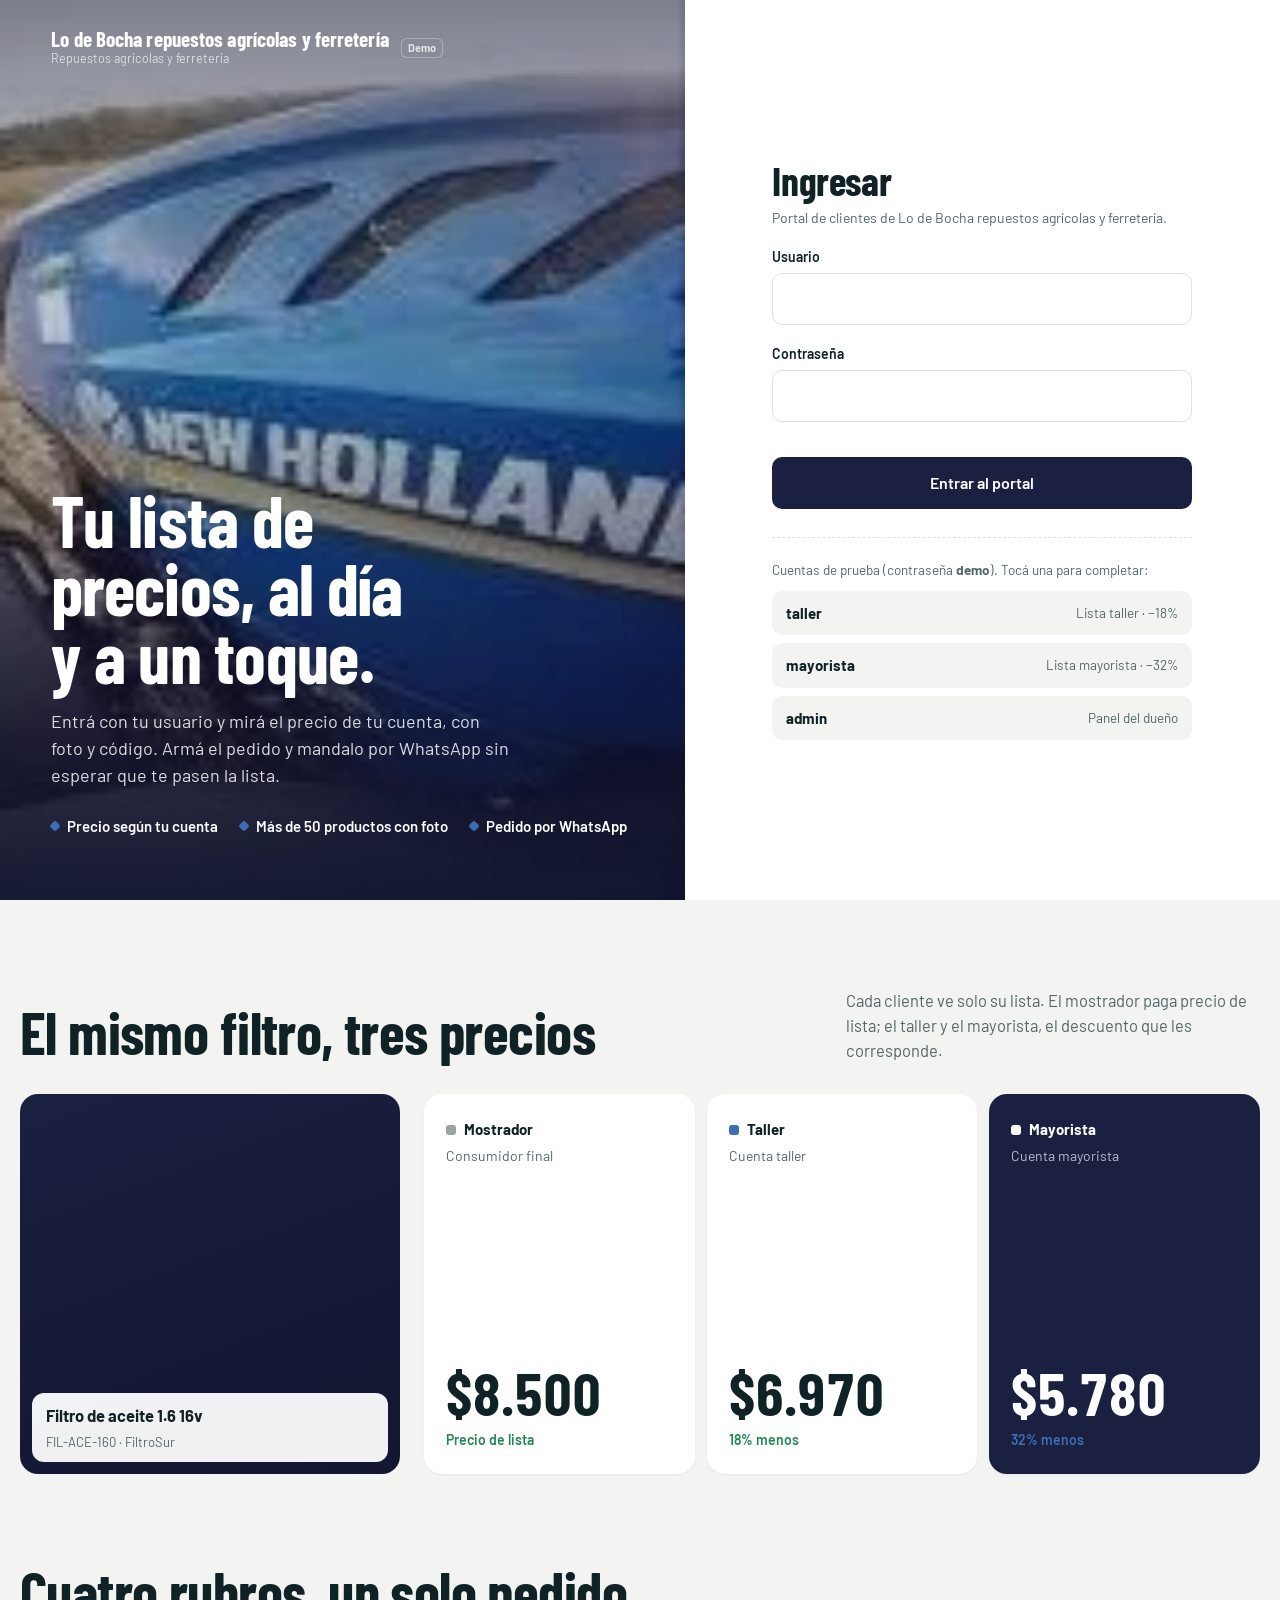
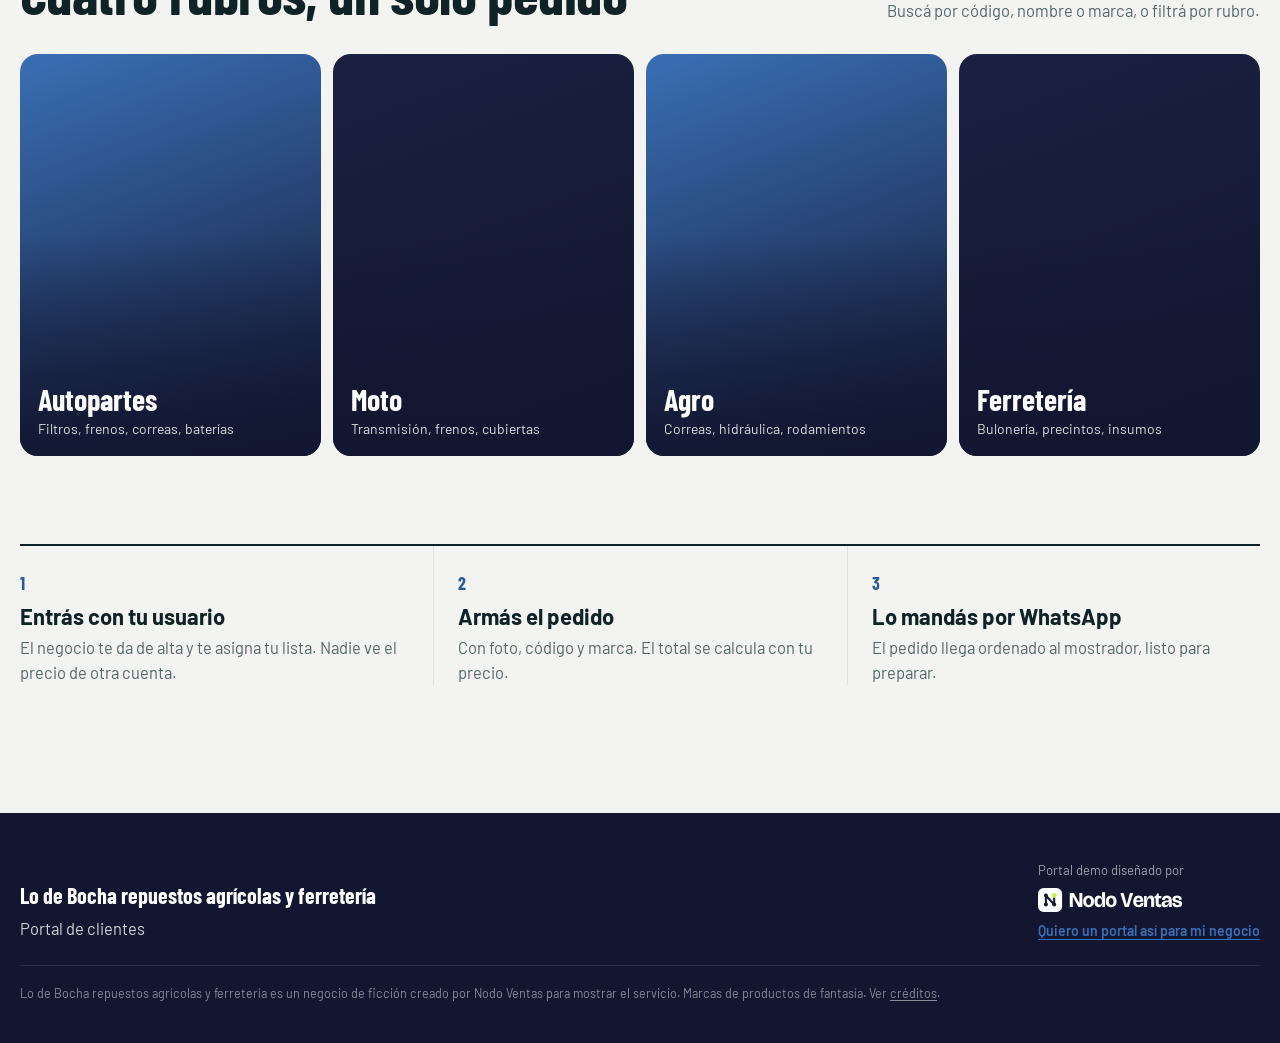
<file: index.html>
<!DOCTYPE html>
<html lang="es-AR">
<head>
  <meta charset="utf-8">
  <meta name="viewport" content="width=device-width, initial-scale=1, viewport-fit=cover">
  <title>Lo de Bocha repuestos agrícolas y ferretería · Portal de clientes</title>
  <meta name="description" content="Demo de Nodo Ventas para Lo de Bocha repuestos agrícolas y ferretería, Repuestos agrícolas y ferretería en Tres Arroyos: portal de clientes con lista de precios y pedido. Productos y precios de ejemplo.">
  <meta name="robots" content="noindex, nofollow">
  <meta name="theme-color" content="#0E3B43">
  <link rel="icon" href="favicon.svg" type="image/svg+xml">
  <link rel="preconnect" href="https://fonts.googleapis.com">
  <link rel="preconnect" href="https://fonts.gstatic.com" crossorigin>
  <link href="https://fonts.googleapis.com/css2?family=Barlow+Condensed:wght@600;700&family=Barlow:wght@400;500;600;700&display=swap" rel="stylesheet">
  <link rel="preload" as="image" href="img/brand/hero.webp">
  <link rel="stylesheet" href="css/app.css">
</head>
<body>
  <a class="skip" href="#login">Saltar al ingreso</a>
  <div class="landing">
    <section class="landing-photo on-dark">
      <img src="img/brand/hero.webp" alt="Tractor en la foto de perfil de Lo de Bocha (página pública de Facebook)" width="1800" height="1100" fetchpriority="high">
      <div class="landing-top">
        <a class="brand" href="index.html">
          <span><b>Lo de Bocha repuestos agrícolas y ferretería</b><small>Repuestos agrícolas y ferretería</small></span>
        </a>
        <a class="demo-tag" href="oferta/" title="Sitio demo hecho por Nodo Ventas">Demo</a>
      </div>
        <div class="landing-copy">
        <h1>Tu lista de precios, al día y a un toque.</h1>
        <p>Entrá con tu usuario y mirá el precio de tu cuenta, con foto y código. Armá el pedido y mandalo por WhatsApp sin esperar que te pasen la lista.</p>
        <ul class="landing-facts">
          <li>Precio según tu cuenta</li>
          <li>Más de 50 productos con foto</li>
          <li>Pedido por WhatsApp</li>
        </ul>
      </div>
    </section>

    <section class="landing-form" id="login">
      <div class="login-card">
        <h2>Ingresar</h2>
        <p class="hint">Portal de clientes de Lo de Bocha repuestos agrícolas y ferretería.</p>
        <form id="login-form" novalidate>
          <label for="usuario">Usuario</label>
          <input class="field" id="usuario" name="usuario" autocomplete="username" autocapitalize="none" required>
          <label for="password">Contraseña</label>
          <input class="field" id="password" name="password" type="password" autocomplete="current-password" required>
          <p class="err" id="login-err" role="alert"></p>
          <button class="btn btn-primary" type="submit">Entrar al portal</button>
        </form>
        <div class="demo-users">
          <p>Cuentas de prueba (contraseña <b>demo</b>). Tocá una para completar:</p>
          <div class="chips">
            <button class="chip" type="button" data-user="taller"><b>taller</b><span>Lista taller · −18%</span></button>
            <button class="chip" type="button" data-user="mayorista"><b>mayorista</b><span>Lista mayorista · −32%</span></button>
            <button class="chip" type="button" data-user="admin"><b>admin</b><span>Panel del dueño</span></button>
          </div>
        </div>
      </div>
    </section>
  </div>

  <main>
    <section class="band">
      <div class="wrap">
        <div class="band-head">
          <h2>El mismo filtro, tres precios</h2>
          <p>Cada cliente ve solo su lista. El mostrador paga precio de lista; el taller y el mayorista, el descuento que les corresponde.</p>
        </div>
        <div class="compare">
          <figure class="compare-photo" style="margin:0">
            <figcaption><b id="cmp-name">Filtro de aceite 1.6 16v</b><span id="cmp-code">FIL-ACE-160 · FiltroSur</span></figcaption>
          </figure>
          <div class="tiers">
            <div class="tier t-c"><div><div class="tier-name"><i></i>Mostrador</div><div class="who">Consumidor final</div></div><div><div class="amt" id="cmp-c">$8.500</div><div class="off">Precio de lista</div></div></div>
            <div class="tier t-t"><div><div class="tier-name"><i></i>Taller</div><div class="who">Cuenta taller</div></div><div><div class="amt" id="cmp-t">$6.970</div><div class="off">18% menos</div></div></div>
            <div class="tier t-m"><div><div class="tier-name"><i></i>Mayorista</div><div class="who">Cuenta mayorista</div></div><div><div class="amt" id="cmp-m">$5.780</div><div class="off">32% menos</div></div></div>
          </div>
        </div>
      </div>
    </section>

    <section class="band" style="padding-top:0">
      <div class="wrap">
        <div class="band-head"><h2>Cuatro rubros, un solo pedido</h2><p>Buscá por código, nombre o marca, o filtrá por rubro.</p></div>
        <div class="rubros">
          <div class="rubro"><div><h3>Autopartes</h3><span>Filtros, frenos, correas, baterías</span></div></div>
          <div class="rubro"><div><h3>Moto</h3><span>Transmisión, frenos, cubiertas</span></div></div>
          <div class="rubro"><div><h3>Agro</h3><span>Correas, hidráulica, rodamientos</span></div></div>
          <div class="rubro"><div><h3>Ferretería</h3><span>Bulonería, precintos, insumos</span></div></div>
        </div>
      </div>
    </section>

    <section class="band" style="padding-top:0">
      <div class="wrap">
        <div class="how">
          <article><b>1</b><h3>Entrás con tu usuario</h3><p>El negocio te da de alta y te asigna tu lista. Nadie ve el precio de otra cuenta.</p></article>
          <article><b>2</b><h3>Armás el pedido</h3><p>Con foto, código y marca. El total se calcula con tu precio.</p></article>
          <article><b>3</b><h3>Lo mandás por WhatsApp</h3><p>El pedido llega ordenado al mostrador, listo para preparar.</p></article>
        </div>
      </div>
    </section>
  </main>

  <footer class="site-foot">
    <div class="wrap">
      <div><b style="color:#fff;font-family:var(--display);font-size:22px">Lo de Bocha repuestos agrícolas y ferretería</b><p style="margin-top:4px">Portal de clientes</p></div>
      <div class="made-by">
        <span>Portal demo diseñado por</span>
        <a href="oferta/" aria-label="Nodo Ventas, ver la oferta"><img src="img/nodo/nodo-ventas-logo-blanco.svg" alt="Nodo Ventas" width="146" height="24"></a>
        <a class="link" href="oferta/">Quiero un portal así para mi negocio</a>
      </div>
      <p class="legal">Lo de Bocha repuestos agrícolas y ferretería es un negocio de ficción creado por Nodo Ventas para mostrar el servicio. Marcas de productos de fantasía. Ver <a href="CREDITS.md">créditos</a>.</p>
    </div>
  </footer>
  <script src="js/products.js"></script>
  <script src="js/core.js"></script>
  <script src="js/login.js"></script>
</body>
</html>
</file>
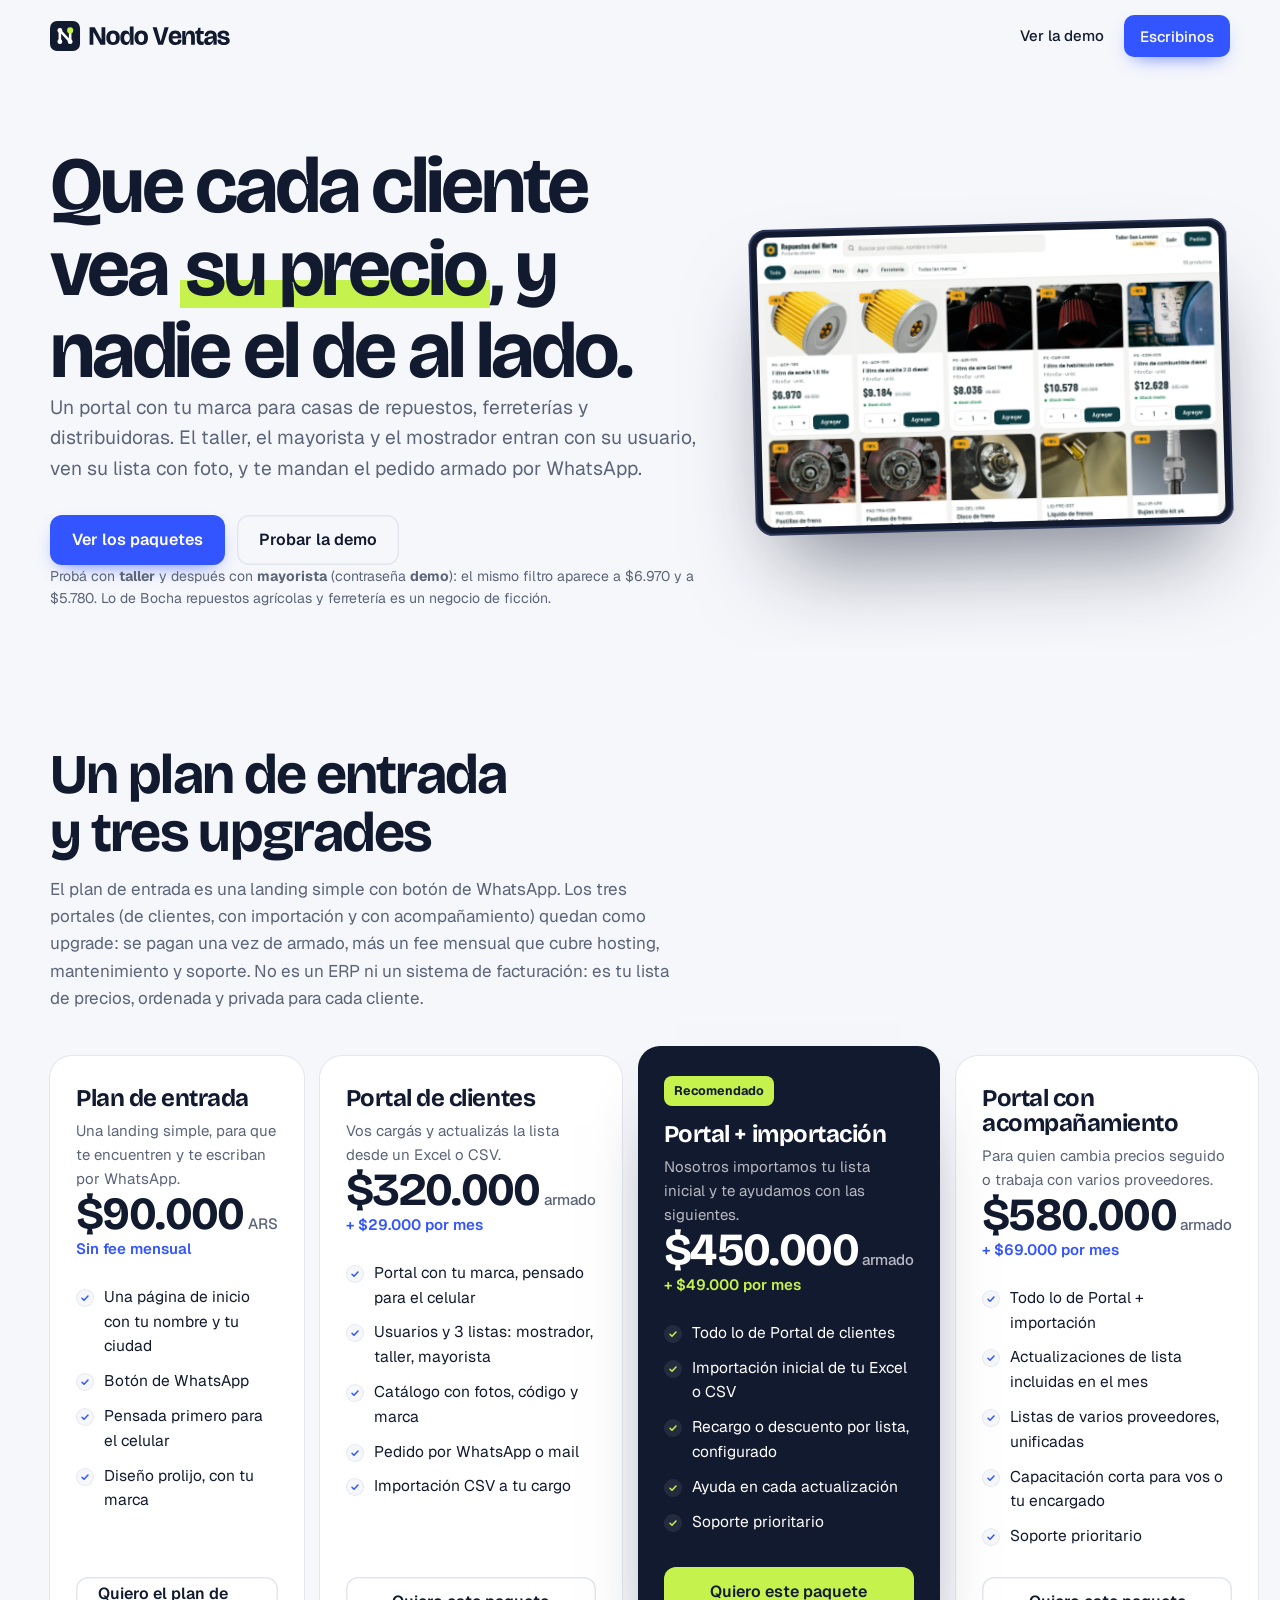
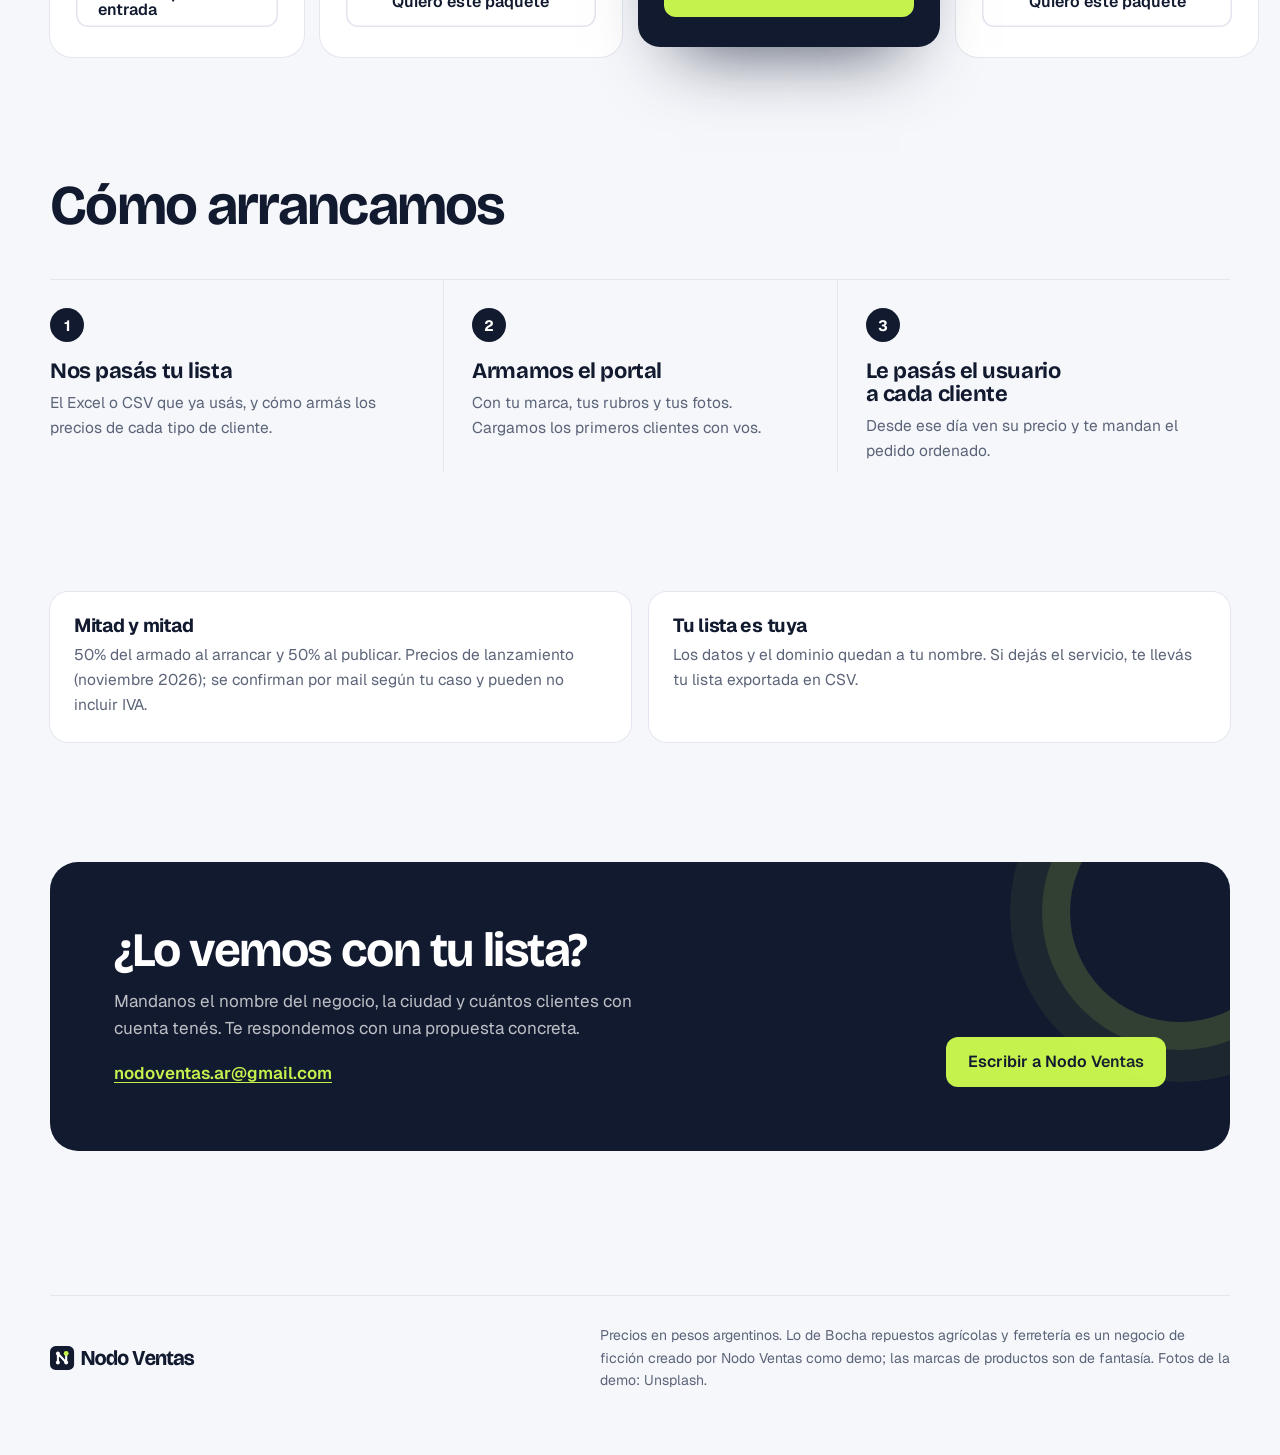
<file: oferta/index.html>
<!DOCTYPE html>
<html lang="es-AR">
<head>
  <meta charset="utf-8">
  <meta name="viewport" content="width=device-width, initial-scale=1">
  <title>Portal de precios para casas de repuestos · Nodo Ventas</title>
  <meta name="description" content="Nodo Ventas arma portales de precios para casas de repuestos, ferreterías y distribuidoras del interior: cada cliente entra con su usuario, ve su lista con fotos y manda el pedido por WhatsApp. Armado más fee mensual.">
  <meta name="robots" content="noindex, nofollow">
  <meta name="theme-color" content="#F6F7FB">
  <link rel="icon" href="../img/nodo/favicon.svg" type="image/svg+xml">
  <link rel="preconnect" href="https://fonts.googleapis.com">
  <link rel="preconnect" href="https://fonts.gstatic.com" crossorigin>
  <link href="https://fonts.googleapis.com/css2?family=Bricolage+Grotesque:opsz,wght@12..96,600..800&family=Geist:wght@400..700&display=swap" rel="stylesheet">
  <link rel="stylesheet" href="../nodo.css">
</head>
<body class="nv">
  <header class="nv-header">
    <div class="nv-wrap">
      <a class="nv-logo" href="./"><img src="../img/nodo/nodo-ventas-logo.svg" alt="Nodo Ventas" width="182" height="30"></a>
      <nav class="nv-nav">
        <a class="nv-hide-sm" href="../">Ver la demo</a>
        <a class="nv-btn nv-btn-primary" href="mailto:nodoventas.ar@gmail.com?subject=Portal%20de%20precios%20para%20mi%20negocio">Escribinos</a>
      </nav>
    </div>
  </header>

  <main>
    <section class="nv-hero">
      <div class="nv-wrap">
        <div>
          <h1>Que cada cliente vea <span class="nv-mark">su precio</span>, y nadie el de al lado.</h1>
          <p class="nv-lead">Un portal con tu marca para casas de repuestos, ferreterías y distribuidoras. El taller, el mayorista y el mostrador entran con su usuario, ven su lista con foto, y te mandan el pedido armado por WhatsApp.</p>
          <div class="nv-cta-row">
            <a class="nv-btn nv-btn-primary" href="#paquetes">Ver los paquetes</a>
            <a class="nv-btn nv-btn-line" href="../">Probar la demo</a>
          </div>
          <p class="nv-note">Probá con <b>taller</b> y después con <b>mayorista</b> (contraseña <b>demo</b>): el mismo filtro aparece a $6.970 y a $5.780. Lo de Bocha repuestos agrícolas y ferretería es un negocio de ficción.</p>
        </div>
        <div class="nv-device nv-device-wide"><img src="../img/nodo/demo-catalogo.webp" alt="Catálogo del portal con precios de la lista taller" width="1280" height="820"></div>
      </div>
    </section>

    <section class="nv-section" id="paquetes">
      <div class="nv-wrap">
        <div class="nv-head">
          <h2>Un plan de entrada y tres upgrades</h2>
          <p>El plan de entrada es una landing simple con botón de WhatsApp. Los tres portales (de clientes, con importación y con acompañamiento) quedan como upgrade: se pagan una vez de armado, más un fee mensual que cubre hosting, mantenimiento y soporte. No es un ERP ni un sistema de facturación: es tu lista de precios, ordenada y privada para cada cliente.</p>
        </div>
        <div class="nv-plans">
          <article class="nv-plan">
            <h3>Plan de entrada</h3>
            <p class="nv-for">Una landing simple, para que te encuentren y te escriban por WhatsApp.</p>
            <p class="nv-price">$90.000<small>ARS</small></p>
            <p class="nv-fee">Sin fee mensual</p>
            <ul>
              <li>Una página de inicio con tu nombre y tu ciudad</li>
              <li>Botón de WhatsApp</li>
              <li>Pensada primero para el celular</li>
              <li>Diseño prolijo, con tu marca</li>
            </ul>
            <a class="nv-btn nv-btn-line" href="mailto:nodoventas.ar@gmail.com?subject=Plan%20de%20entrada">Quiero el plan de entrada</a>
          </article>
          <article class="nv-plan">
            <h3>Portal de clientes</h3>
            <p class="nv-for">Vos cargás y actualizás la lista desde un Excel o CSV.</p>
            <p class="nv-price">$320.000<small>armado</small></p>
            <p class="nv-fee">+ $29.000 por mes</p>
            <ul>
              <li>Portal con tu marca, pensado para el celular</li>
              <li>Usuarios y 3 listas: mostrador, taller, mayorista</li>
              <li>Catálogo con fotos, código y marca</li>
              <li>Pedido por WhatsApp o mail</li>
              <li>Importación CSV a tu cargo</li>
            </ul>
            <a class="nv-btn nv-btn-line" href="mailto:nodoventas.ar@gmail.com?subject=Paquete%20Portal%20de%20clientes">Quiero este paquete</a>
          </article>
          <article class="nv-plan nv-featured">
            <span class="nv-flag">Recomendado</span>
            <h3>Portal + importación</h3>
            <p class="nv-for">Nosotros importamos tu lista inicial y te ayudamos con las siguientes.</p>
            <p class="nv-price">$450.000<small>armado</small></p>
            <p class="nv-fee">+ $49.000 por mes</p>
            <ul>
              <li>Todo lo de Portal de clientes</li>
              <li>Importación inicial de tu Excel o CSV</li>
              <li>Recargo o descuento por lista, configurado</li>
              <li>Ayuda en cada actualización</li>
              <li>Soporte prioritario</li>
            </ul>
            <a class="nv-btn nv-btn-lime" href="mailto:nodoventas.ar@gmail.com?subject=Paquete%20Portal%20%2B%20importacion">Quiero este paquete</a>
          </article>
          <article class="nv-plan">
            <h3>Portal con acompañamiento</h3>
            <p class="nv-for">Para quien cambia precios seguido o trabaja con varios proveedores.</p>
            <p class="nv-price">$580.000<small>armado</small></p>
            <p class="nv-fee">+ $69.000 por mes</p>
            <ul>
              <li>Todo lo de Portal + importación</li>
              <li>Actualizaciones de lista incluidas en el mes</li>
              <li>Listas de varios proveedores, unificadas</li>
              <li>Capacitación corta para vos o tu encargado</li>
              <li>Soporte prioritario</li>
            </ul>
            <a class="nv-btn nv-btn-line" href="mailto:nodoventas.ar@gmail.com?subject=Paquete%20Portal%20con%20acompanamiento">Quiero este paquete</a>
          </article>
        </div>
      </div>
    </section>

    <section class="nv-section" style="padding-top:24px">
      <div class="nv-wrap">
        <div class="nv-head"><h2>Cómo arrancamos</h2></div>
        <div class="nv-steps">
          <div class="nv-step"><h3>Nos pasás tu lista</h3><p>El Excel o CSV que ya usás, y cómo armás los precios de cada tipo de cliente.</p></div>
          <div class="nv-step"><h3>Armamos el portal</h3><p>Con tu marca, tus rubros y tus fotos. Cargamos los primeros clientes con vos.</p></div>
          <div class="nv-step"><h3>Le pasás el usuario a cada cliente</h3><p>Desde ese día ven su precio y te mandan el pedido ordenado.</p></div>
        </div>
      </div>
    </section>

    <section class="nv-section" style="padding-top:24px">
      <div class="nv-wrap nv-terms">
        <div class="nv-term"><h3>Mitad y mitad</h3><p>50% del armado al arrancar y 50% al publicar. Precios de lanzamiento (noviembre 2026); se confirman por mail según tu caso y pueden no incluir IVA.</p></div>
        <div class="nv-term"><h3>Tu lista es tuya</h3><p>Los datos y el dominio quedan a tu nombre. Si dejás el servicio, te llevás tu lista exportada en CSV.</p></div>
      </div>
    </section>

    <section class="nv-section" style="padding-top:24px">
      <div class="nv-wrap">
        <div class="nv-cta">
          <div>
            <h2>¿Lo vemos con tu lista?</h2>
            <p>Mandanos el nombre del negocio, la ciudad y cuántos clientes con cuenta tenés. Te respondemos con una propuesta concreta.</p>
            <a class="nv-mail" href="mailto:nodoventas.ar@gmail.com">nodoventas.ar@gmail.com</a>
          </div>
          <a class="nv-btn nv-btn-lime" href="mailto:nodoventas.ar@gmail.com?subject=Portal%20de%20precios%20para%20mi%20negocio">Escribir a Nodo Ventas</a>
        </div>
      </div>
    </section>
  </main>

  <footer class="nv-footer">
    <div class="nv-wrap">
      <img src="../img/nodo/nodo-ventas-logo.svg" alt="Nodo Ventas" width="146" height="24">
      <p class="nv-disclaimer">Precios en pesos argentinos. Lo de Bocha repuestos agrícolas y ferretería es un negocio de ficción creado por Nodo Ventas como demo; las marcas de productos son de fantasía. Fotos de la demo: Unsplash.</p>
    </div>
  </footer>
  <script>
    const h = document.querySelector(".nv-header");
    addEventListener("scroll", () => h.classList.toggle("scrolled", scrollY > 8), { passive: true });
  </script>
</body>
</html>
</file>
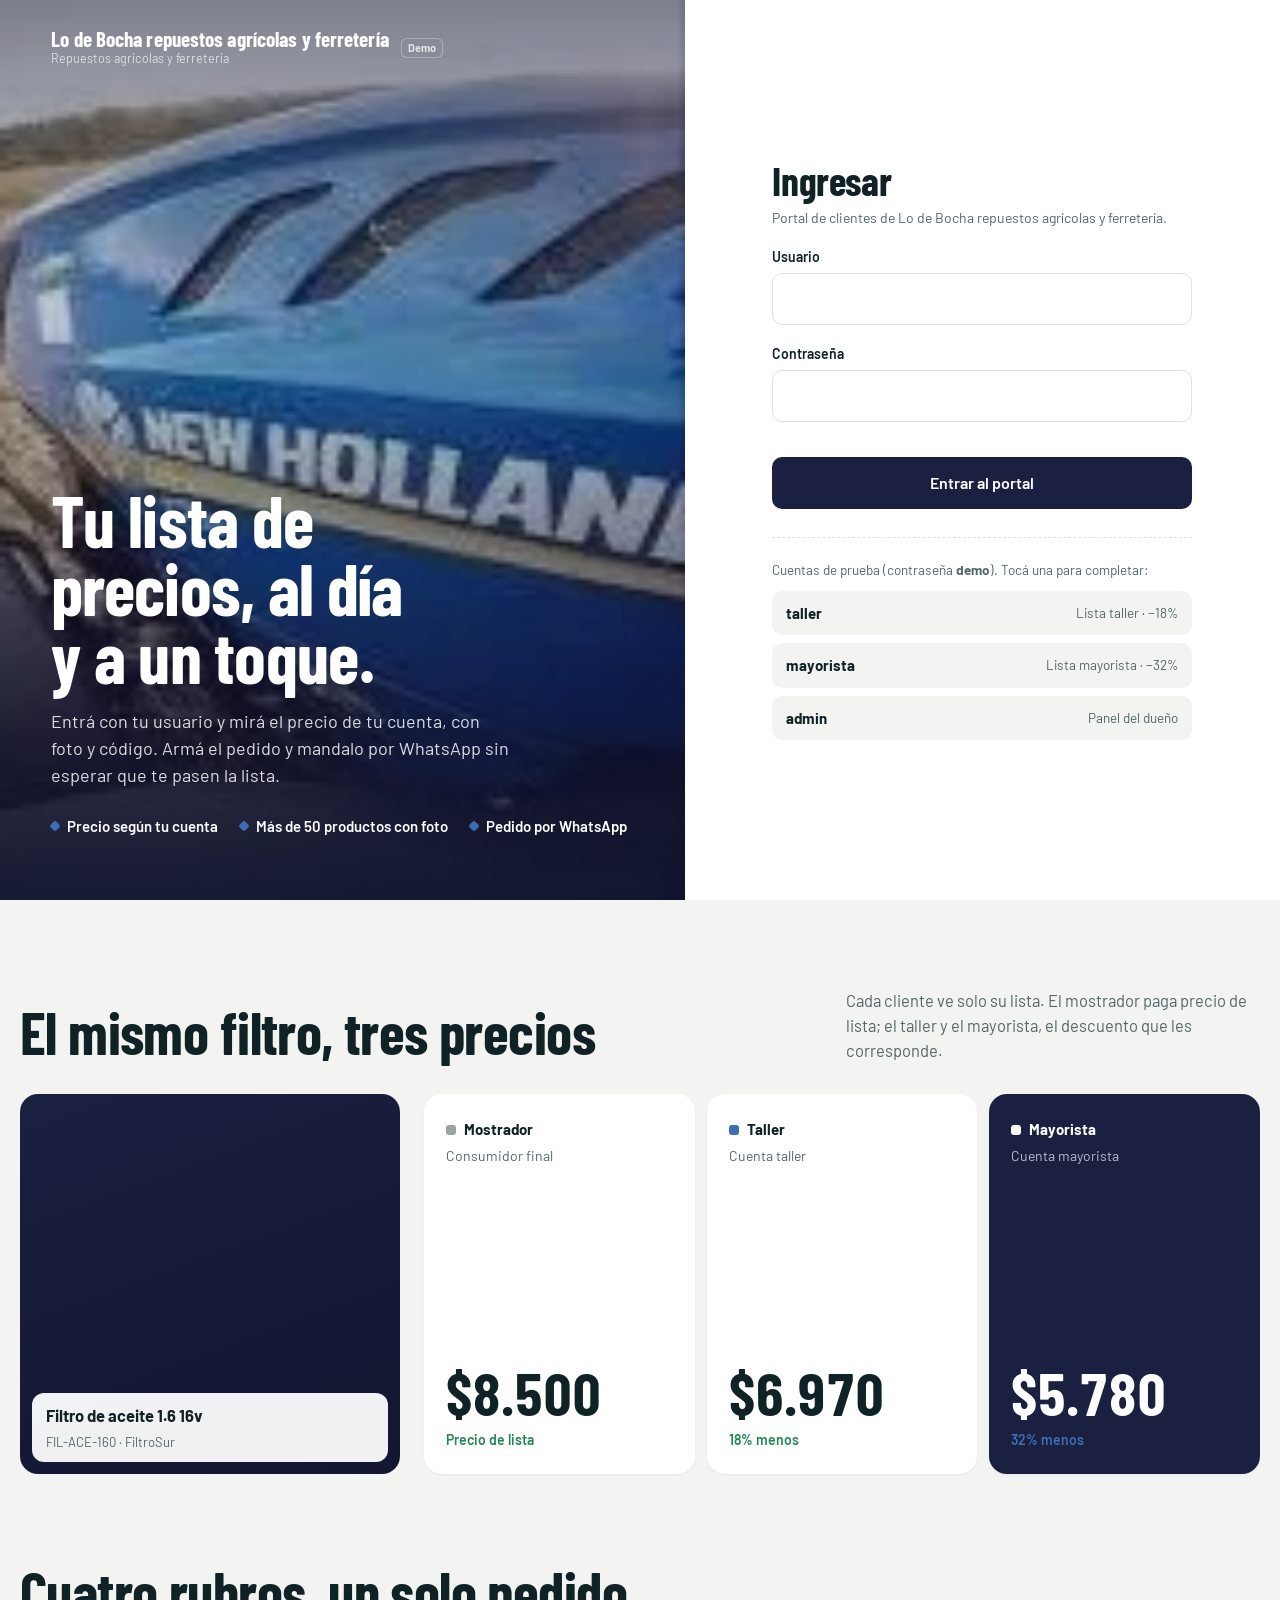
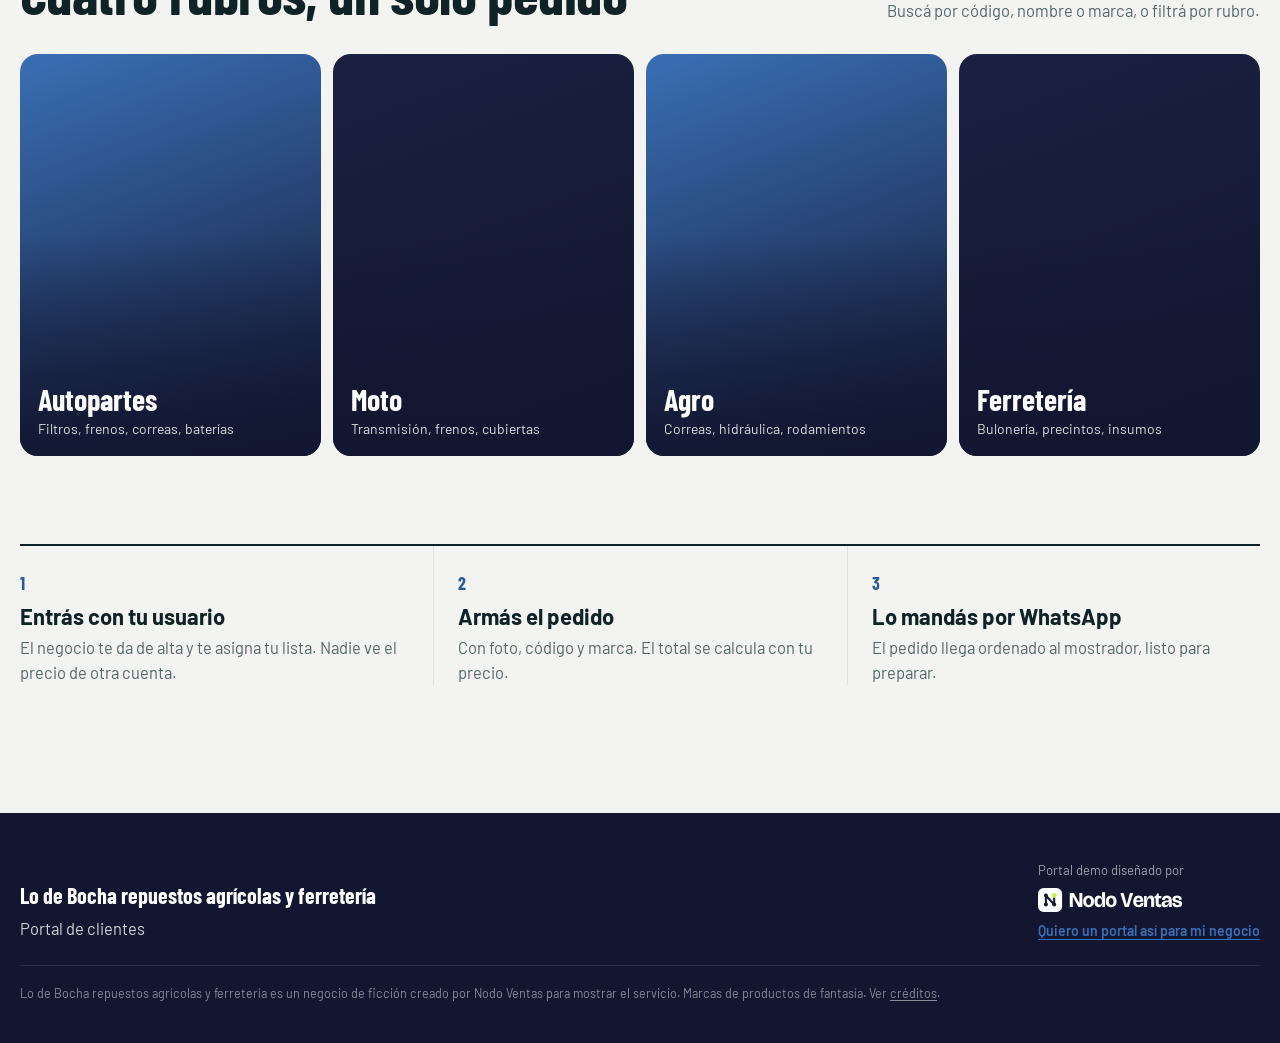
<file: admin.html>
<!DOCTYPE html>
<html lang="es-AR">
<head>
  <meta charset="utf-8">
  <meta name="viewport" content="width=device-width, initial-scale=1">
  <title>Panel del dueño · Lo de Bocha repuestos agrícolas y ferretería</title>
  <meta name="robots" content="noindex, nofollow">
  <link rel="icon" href="favicon.svg" type="image/svg+xml">
  <link rel="preconnect" href="https://fonts.googleapis.com">
  <link rel="preconnect" href="https://fonts.gstatic.com" crossorigin>
  <link href="https://fonts.googleapis.com/css2?family=Barlow+Condensed:wght@600;700&family=Barlow:wght@400;500;600;700&display=swap" rel="stylesheet">
  <link rel="stylesheet" href="css/app.css">
</head>
<body>
  <header class="app-head">
    <div class="wrap">
      <div class="row">
        <a class="brand" href="admin.html">
          <span><b>Panel del dueño</b><small id="who-name"></small></span>
        </a>
        <div class="who" style="margin-left:auto">
          <a class="btn btn-ghost btn-sm" href="catalogo.html">Ver catálogo</a>
          <button class="btn btn-ghost btn-sm" type="button" id="btn-salir">Salir</button>
        </div>
      </div>
    </div>
  </header>
  <main class="wrap">
    <div class="tabs" role="tablist">
      <button class="tab" type="button" data-tab="tab-clientes" aria-selected="true">Clientes</button>
      <button class="tab" type="button" data-tab="tab-listas" aria-selected="false">Recargos y descuentos</button>
      <button class="tab" type="button" data-tab="tab-import" aria-selected="false">Importar CSV</button>
    </div>

    <section class="panel active" id="tab-clientes">
      <h2>Clientes y listas</h2>
      <p class="meta" style="margin:8px 0 16px">Creá un cliente y asignale la lista que tiene que ver. Los tres usuarios de la demo ya están cargados.</p>
      <form id="form-cliente" class="form-grid">
        <div><label for="c-nombre">Nombre del cliente</label><input id="c-nombre" required placeholder="Taller El Cruce"></div>
        <div><label for="c-usuario">Usuario</label><input id="c-usuario" required placeholder="elcruce"></div>
        <div><label for="c-pass">Contraseña</label><input id="c-pass" placeholder="demo"></div>
        <div><label for="c-lista">Lista de precios</label>
          <select id="c-lista">
            <option value="mostrador">Mostrador (consumidor final)</option>
            <option value="taller">Taller / gremio</option>
            <option value="mayorista">Mayorista / revendedor</option>
          </select>
        </div>
        <div class="full"><button class="btn btn-primary" type="submit">Guardar cliente</button></div>
      </form>
      <p class="meta" id="c-msg"></p>
      <div class="table-wrap">
        <table class="data">
          <thead><tr><th>Usuario</th><th>Nombre</th><th>Rol</th><th>Lista</th></tr></thead>
          <tbody id="clientes-body"></tbody>
        </table>
      </div>
    </section>

    <section class="panel" id="tab-listas">
      <h2>Recargo o descuento por lista</h2>
      <p class="meta" style="margin:8px 0 16px">Se aplica sobre el precio de mostrador. Un número negativo es descuento (el taller y el mayorista de la demo entran con −18% y −32%).</p>
      <div class="rates">
        <div class="rate-card"><b>Mostrador</b><label for="r-mostrador">% sobre lista</label><input id="r-mostrador" type="number" step="1"></div>
        <div class="rate-card"><b>Taller</b><label for="r-taller">% sobre lista</label><input id="r-taller" type="number" step="1"></div>
        <div class="rate-card"><b>Mayorista</b><label for="r-mayorista">% sobre lista</label><input id="r-mayorista" type="number" step="1"></div>
      </div>
      <button class="btn btn-primary" type="button" id="btn-rates" style="margin:16px 0">Guardar porcentajes</button>
      <p class="meta" id="rates-msg"></p>
      <h3 style="margin:20px 0 10px">Vista previa de un recorte</h3>
      <div class="table-wrap">
        <table class="data">
          <thead><tr><th>Código</th><th>Producto</th><th>Mostrador</th><th>Taller</th><th>Mayorista</th></tr></thead>
          <tbody id="preview-body"></tbody>
        </table>
      </div>
    </section>

    <section class="panel" id="tab-import">
      <h2>Actualizar la lista desde un CSV</h2>
      <p class="meta" style="margin:8px 0 16px">Columnas: codigo, nombre, marca, rubro, precio_mostrador, unidad. Si el código ya existe, se actualiza; si no, se agrega. Todo queda en este navegador.</p>
      <p style="margin-bottom:14px"><a class="btn btn-ghost btn-sm" href="data/lista-ejemplo.csv" download>Bajar CSV de ejemplo</a> <span class="hint" style="margin-left:8px">Demo: todo queda en este navegador.</span></p>
      <div class="drop" id="drop">
        <p>Arrastrá el archivo acá o elegilo</p>
        <input id="csv-file" type="file" accept=".csv,text/csv" style="margin:12px auto;display:block">
      </div>
      <p class="meta" id="import-msg" style="margin:12px 0"></p>
      <div class="table-wrap">
        <table class="data">
          <thead><tr><th>Código</th><th>Nombre</th><th>Marca</th><th>Mostrador</th><th>Unidad</th></tr></thead>
          <tbody id="import-preview"></tbody>
        </table>
      </div>
      <div style="display:flex;gap:8px;flex-wrap:wrap;margin:16px 0 32px">
        <button class="btn btn-amber" type="button" id="btn-apply" disabled>Confirmar importación</button>
        <button class="btn btn-ghost" type="button" id="btn-reset">Volver a la lista original</button>
      </div>
    </section>
  </main>
  <script src="js/products.js"></script>
  <script src="js/core.js"></script>
  <script src="js/admin.js"></script>
</body>
</html>
</file>
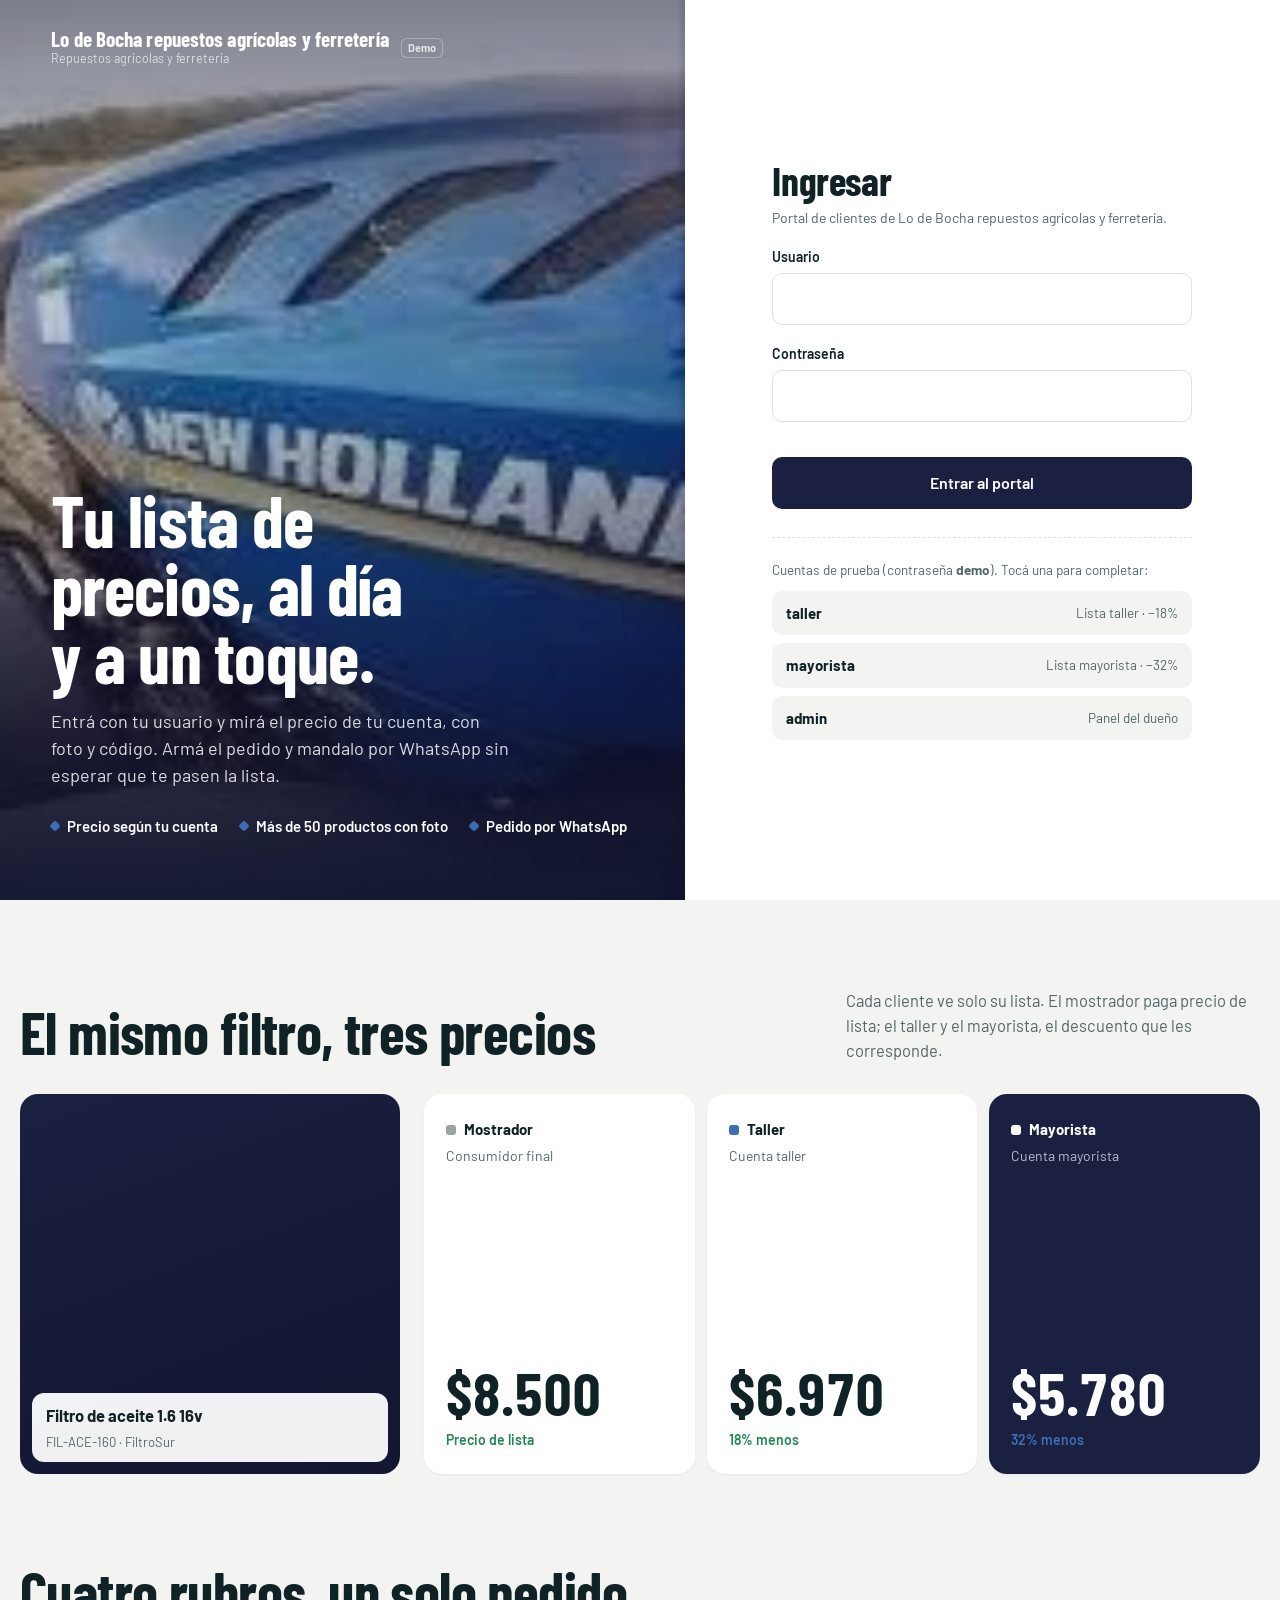
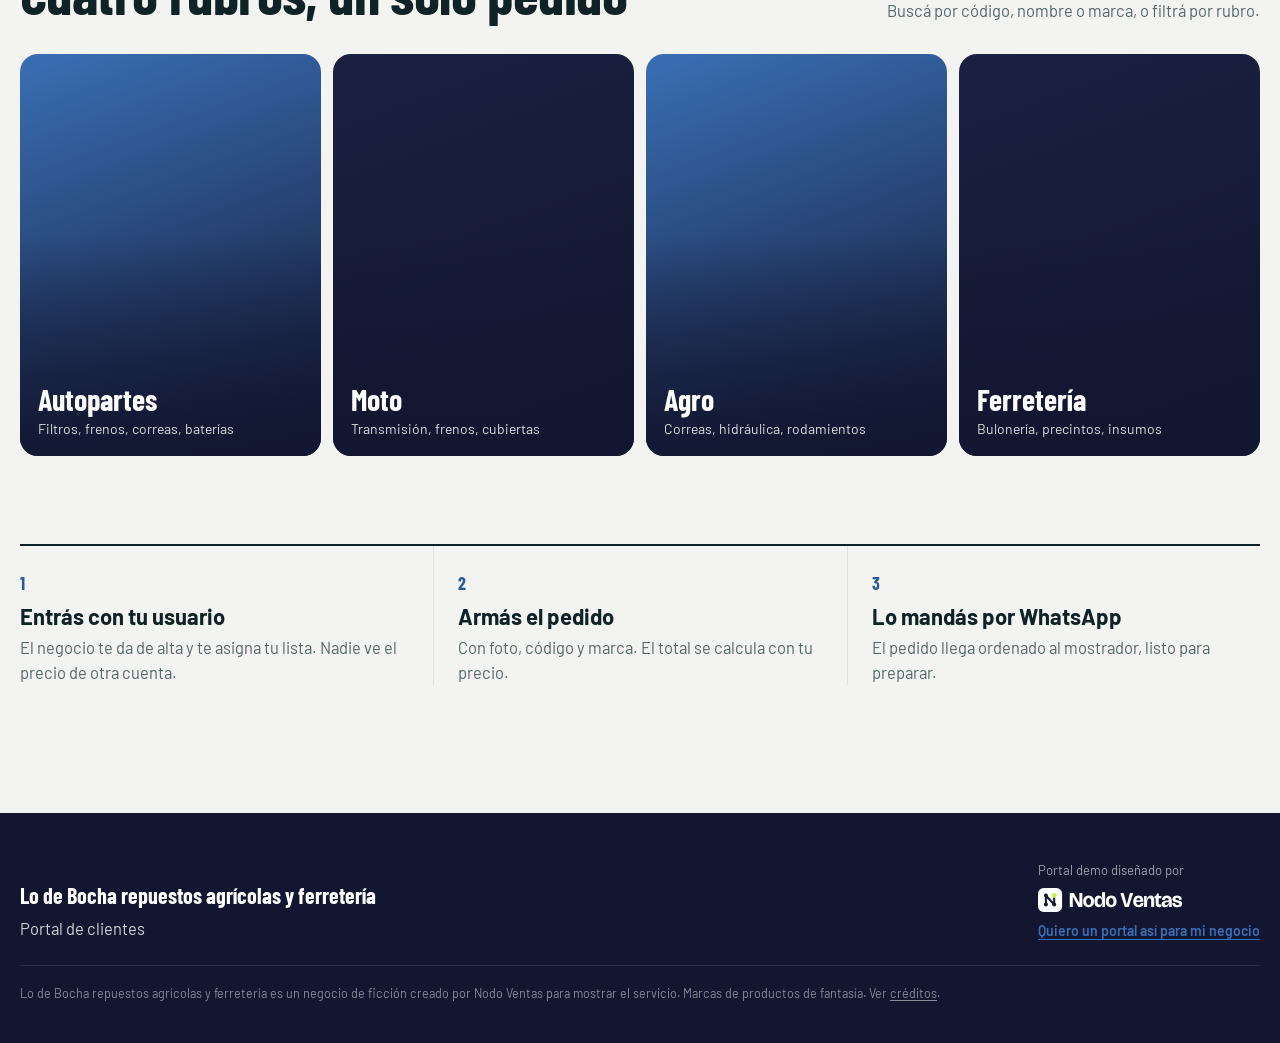
<file: catalogo.html>
<!DOCTYPE html>
<html lang="es-AR">
<head>
  <meta charset="utf-8">
  <meta name="viewport" content="width=device-width, initial-scale=1, viewport-fit=cover">
  <title>Catálogo · Lo de Bocha repuestos agrícolas y ferretería</title>
  <meta name="robots" content="noindex, nofollow">
  <meta name="theme-color" content="#FFFFFF">
  <link rel="icon" href="favicon.svg" type="image/svg+xml">
  <link rel="preconnect" href="https://fonts.googleapis.com">
  <link rel="preconnect" href="https://fonts.gstatic.com" crossorigin>
  <link href="https://fonts.googleapis.com/css2?family=Barlow+Condensed:wght@600;700&family=Barlow:wght@400;500;600;700&display=swap" rel="stylesheet">
  <link rel="stylesheet" href="css/app.css">
</head>
<body>
  <header class="app-head">
    <div class="wrap">
      <div class="row">
        <a class="brand" href="catalogo.html">
          <span><b>Lo de Bocha repuestos agrícolas y ferretería</b><small>Portal de clientes</small></span>
        </a>
        <div class="search">
          <svg viewBox="0 0 24 24" aria-hidden="true"><circle cx="11" cy="11" r="7" fill="none" stroke="currentColor" stroke-width="2"/><path d="M20 20l-3.5-3.5" stroke="currentColor" stroke-width="2" stroke-linecap="round"/></svg>
          <input id="q" type="search" placeholder="Buscar por código, nombre o marca" aria-label="Buscar productos">
        </div>
        <div class="who">
          <div class="who-card"><b id="who-name"></b><span class="badge-list" id="who-list">Lista</span></div>
          <a class="btn btn-ghost btn-sm" id="admin-link" hidden href="admin.html">Panel</a>
          <button class="btn btn-ghost btn-sm hide-sm" type="button" id="btn-salir">Salir</button>
          <button class="btn btn-primary btn-sm cart-btn" type="button" id="btn-cart" aria-label="Ver pedido">Pedido <span class="cart-count" id="cart-count" hidden>0</span></button>
        </div>
      </div>
      <div class="filters" id="filters">
        <div id="rubros" style="display:flex;gap:8px"></div>
        <select id="filtro-marca" aria-label="Marca"></select>
        <span class="meta" id="count"></span>
      </div>
    </div>
  </header>

  <main class="wrap">
    <div class="grid" id="grid" aria-live="polite"></div>
    <p class="hint" style="padding-bottom:40px">Lo de Bocha repuestos agrícolas y ferretería es un negocio de ficción: sitio demo de <a href="oferta/">Nodo Ventas</a>. <button class="btn-link" type="button" id="btn-salir-2" style="border:0;background:none;padding:0;text-decoration:underline;color:inherit">Salir</button></p>
  </main>

  <div class="drawer-bg" id="drawer" hidden>
    <aside class="drawer" role="dialog" aria-modal="true" aria-labelledby="cart-title">
      <div class="drawer-head">
        <div><h2 id="cart-title">Tu pedido</h2><p id="cart-sub">Con los precios de tu lista</p></div>
        <button class="x" type="button" data-close aria-label="Cerrar">×</button>
      </div>
      <div id="cart-items"></div>
      <div class="drawer-foot">
        <div class="cart-total"><span>Total</span><b id="cart-total">$0</b></div>
        <button class="btn btn-wa" type="button" id="btn-wa">
          <svg viewBox="0 0 32 32" aria-hidden="true"><path fill="currentColor" d="M16 3C9 3 3.3 8.6 3.3 15.6c0 2.4.7 4.7 1.9 6.7L3 29l6.9-2.1c1.9 1 4 1.6 6.1 1.6 7 0 12.7-5.6 12.7-12.6S23 3 16 3zm0 23.2c-1.9 0-3.8-.5-5.4-1.5l-.4-.2-4.1 1.2 1.2-4-.3-.4a10.4 10.4 0 0 1-1.6-5.6C5.4 9.9 10.1 5.3 16 5.3s10.6 4.6 10.6 10.3S21.9 26.2 16 26.2zm5.8-7.7c-.3-.2-1.9-.9-2.2-1-.3-.1-.5-.2-.7.2-.2.3-.8 1-1 1.2-.2.2-.4.2-.7.1-.3-.2-1.3-.5-2.5-1.6-.9-.8-1.6-1.8-1.7-2.1-.2-.3 0-.5.1-.6l.5-.6c.2-.2.2-.3.3-.6.1-.2 0-.4 0-.6l-1-2.4c-.3-.6-.5-.5-.7-.5h-.6c-.2 0-.6.1-.9.4-.3.3-1.2 1.1-1.2 2.7s1.2 3.2 1.4 3.4c.2.2 2.4 3.6 5.8 5 2.9 1.1 3.4.9 4 .8.6-.1 1.9-.8 2.2-1.5.3-.8.3-1.4.2-1.5-.1-.2-.3-.3-.6-.4z"/></svg>
          Enviar pedido por WhatsApp
        </button>
        <button class="btn btn-mail" type="button" id="btn-mail">Enviar por mail</button>
      </div>
    </aside>
  </div>

  <div class="wa-screen" id="wa-screen" hidden>
    <div class="wa-stage">
      <div class="wa-phone">
        <div class="wa-app">
          <div class="wa-top">
            <span class="back" aria-hidden="true">‹</span>
            <span class="ava" style="display:grid;place-items:center;background:#1B2041;color:#fff;font-weight:700">L</span>
            <span><b>Lo de Bocha repuestos agrícolas y ferretería</b><small id="wa-status">en línea</small></span>
            <span class="icons" aria-hidden="true"><svg viewBox="0 0 24 24"><path fill="currentColor" d="M17 10.5V7a1 1 0 0 0-1-1H4a1 1 0 0 0-1 1v10a1 1 0 0 0 1 1h12a1 1 0 0 0 1-1v-3.5l4 4v-11l-4 4z"/></svg><svg viewBox="0 0 24 24"><path fill="currentColor" d="M6.6 10.8a15.1 15.1 0 0 0 6.6 6.6l2.2-2.2a1 1 0 0 1 1-.2c1.1.4 2.3.6 3.6.6a1 1 0 0 1 1 1V20a1 1 0 0 1-1 1C10.6 21 3 13.4 3 4a1 1 0 0 1 1-1h3.5a1 1 0 0 1 1 1c0 1.3.2 2.5.6 3.6a1 1 0 0 1-.2 1l-2.3 2.2z"/></svg></span>
          </div>
          <div class="wa-msgs" id="wa-msgs"></div>
          <div class="wa-input"><span>Mensaje</span><i><svg viewBox="0 0 24 24" aria-hidden="true"><path fill="currentColor" d="M12 15a3 3 0 0 0 3-3V6a3 3 0 1 0-6 0v6a3 3 0 0 0 3 3zm5-3a5 5 0 0 1-10 0H5a7 7 0 0 0 6 6.9V21h2v-2.1A7 7 0 0 0 19 12h-2z"/></svg></i></div>
        </div>
      </div>
      <div class="wa-side">
        <h2>Pedido enviado</h2>
        <p>El mostrador recibe el pedido ordenado, con código, cantidad y el precio de tu lista.</p>
        <a class="btn btn-wa" id="wa-open" href="#" target="_blank" rel="noopener">Abrir en WhatsApp</a>
        <button class="btn btn-ghost" type="button" id="wa-done">Volver al catálogo</button>
        <p class="fine">Demo: “Abrir en WhatsApp” usa un número de prueba (+54 9 11 0000-0000), no el de un negocio real.</p>
      </div>
    </div>
  </div>

  <div class="modal" id="modal" hidden>
    <div class="sheet" role="dialog" aria-modal="true" aria-labelledby="modal-title">
      <h2 id="modal-title">Pedido por mail</h2>
      <p class="hint" id="modal-intro" style="margin:8px 0 12px">Así le llega el mail al negocio. En la demo no se envía.</p>
      <pre class="preview" id="modal-preview"></pre>
      <button class="btn btn-primary" type="button" data-close style="margin-top:14px;width:100%">Listo</button>
    </div>
  </div>

  <div class="toast" id="toast" role="status"></div>
  <script src="js/products.js"></script>
  <script src="js/core.js"></script>
  <script src="js/catalog.js"></script>
</body>
</html>
</file>
<file: css/app.css>
:root {
  --petrol: #1B2041;
  --petrol-2: #2A3358;
  --petrol-ink: #121630;
  --amber: #3A6FB5;
  --amber-ink: #2D5A96;
  --paper: #F3F4F1;
  --white: #FFFFFF;
  --ink: #0F2226;
  --soft: #55666A;
  --line: #DFE3DF;
  --ok: #1E8A50;
  --low: #B45309;
  --out: #9AA3A5;
  --wa: #25D366;
  --wa-dark: #008069;
  --font: "Barlow", "Helvetica Neue", Arial, sans-serif;
  --display: "Barlow Condensed", "Barlow", "Arial Narrow", sans-serif;
  --max: 1240px;
  --ease: cubic-bezier(.16, 1, .3, 1);
}
*, *::before, *::after { box-sizing: border-box; }
html { -webkit-text-size-adjust: 100%; scroll-behavior: smooth; }
@media (prefers-reduced-motion: reduce) { html { scroll-behavior: auto; } *, *::before, *::after { animation: none !important; transition: none !important; } }
body { margin: 0; background: var(--paper); color: var(--ink); font-family: var(--font); font-size: 16.5px; line-height: 1.5; -webkit-font-smoothing: antialiased; }
::selection { background: var(--amber); color: var(--petrol-ink); }
img { max-width: 100%; display: block; }
a { color: inherit; text-underline-offset: .18em; }
button, input, select { font: inherit; color: inherit; }
button { cursor: pointer; }
:focus-visible { outline: 3px solid var(--amber); outline-offset: 2px; border-radius: 6px; }
h1, h2, h3 { margin: 0; line-height: 1.02; text-wrap: balance; }
h1, h2 { font-family: var(--display); font-weight: 700; letter-spacing: -0.01em; }
p { margin: 0; }
.wrap { width: min(var(--max), calc(100% - 32px)); margin-inline: auto; }
.mono, .sku { font-variant-numeric: tabular-nums; }
.skip { position: absolute; left: 12px; top: -48px; z-index: 100; background: var(--amber); padding: 8px 12px; border-radius: 8px; }
.skip:focus { top: 12px; }
[hidden] { display: none !important; }

/* brand */
.brand { display: inline-flex; align-items: center; gap: 10px; text-decoration: none; min-width: 0; }
.brand .mark { width: 38px; height: 38px; flex: 0 0 38px; }
.brand b { display: block; font-family: var(--display); font-size: 21px; font-weight: 700; letter-spacing: .005em; line-height: 1; white-space: nowrap; }
.brand small { display: block; font-size: 12.5px; color: var(--soft); white-space: nowrap; }
.on-dark .brand small { color: rgba(255,255,255,.7); }
.demo-tag { font-size: 11px; font-weight: 700; padding: 2px 7px; border-radius: 6px; text-decoration: none; color: var(--soft); box-shadow: inset 0 0 0 1px var(--line); }
.on-dark .demo-tag { color: rgba(255,255,255,.75); box-shadow: inset 0 0 0 1px rgba(255,255,255,.3); }

/* buttons */
.btn { display: inline-flex; align-items: center; justify-content: center; gap: 8px; min-height: 48px; padding: 0 20px; border-radius: 10px; border: 0; font-weight: 600; font-size: 16px; text-decoration: none; transition: background .2s, transform .15s var(--ease), box-shadow .2s; white-space: nowrap; }
.btn:active { transform: scale(.98); }
.btn-sm { min-height: 40px; padding: 0 14px; font-size: 15px; }
.btn-primary { background: var(--petrol); color: #fff; }
.btn-primary:hover { background: var(--petrol-2); }
.btn-amber { background: var(--amber); color: var(--petrol-ink); }
.btn-amber:hover { background: var(--amber-ink); }
.btn-ghost { background: transparent; color: var(--ink); box-shadow: inset 0 0 0 1.5px var(--line); }
.btn-ghost:hover { box-shadow: inset 0 0 0 1.5px var(--ink); }
.btn-wa { background: var(--wa); color: #fff; }
.btn-wa:hover { background: #1EBE5B; }
.btn-mail { background: #fff; color: var(--ink); box-shadow: inset 0 0 0 1.5px var(--line); }
.btn[disabled] { opacity: .45; cursor: not-allowed; }
.btn svg { width: 20px; height: 20px; }

/* ===== login / landing ===== */
.landing { display: grid; grid-template-columns: 1.15fr 1fr; min-height: 100svh; }
.landing-photo { position: relative; color: #fff; display: flex; flex-direction: column; justify-content: space-between; padding: 28px clamp(20px, 4vw, 56px) 48px; overflow: hidden; background: var(--petrol-ink); }
.landing-photo > img { position: absolute; inset: 0; width: 100%; height: 100%; object-fit: cover; animation: settle 1.6s var(--ease) both; }
.landing-photo::before { content: ""; position: absolute; inset: 0; z-index: 1; background: linear-gradient(180deg, rgba(18,22,48,.55) 0%, rgba(18,22,48,.15) 35%, rgba(18,22,48,.92) 100%); }
.landing-photo > *:not(img) { position: relative; z-index: 2; }
.landing-top { display: flex; align-items: center; gap: 12px; }
.landing-copy h1 { font-size: clamp(44px, 5.6vw, 84px); line-height: .95; text-transform: none; max-width: 13ch; }
.landing-copy p { margin-top: 18px; max-width: 46ch; color: rgba(255,255,255,.85); font-size: 18px; }
.landing-facts { display: flex; flex-wrap: wrap; gap: 10px 22px; margin-top: 26px; padding: 0; list-style: none; font-weight: 600; font-size: 15px; }
.landing-facts li { display: flex; align-items: center; gap: 8px; }
.landing-facts li::before { content: ""; width: 8px; height: 8px; border-radius: 2px; background: var(--amber); transform: rotate(45deg); }
.landing-photo .hero-video { width: min(100%, 320px); aspect-ratio: 9 / 16; margin: 22px 0 8px; border-radius: 22px; overflow: hidden; background: #000; box-shadow: 0 28px 60px -18px rgba(0,0,0,.65), 0 0 0 1px rgba(255,255,255,.12); }
.landing-photo .hero-video video { width: 100%; height: 100%; display: block; object-fit: contain; background: #000; }
@keyframes settle { from { transform: scale(1.06); } }
.landing-form { display: flex; flex-direction: column; justify-content: center; padding: 40px clamp(20px, 5vw, 72px); background: var(--white); }
.login-card { width: min(420px, 100%); margin-inline: auto; }
.login-card h2 { font-size: 40px; }
.login-card .hint { color: var(--soft); margin-top: 6px; }
.login-card label { display: block; font-weight: 600; font-size: 14px; margin: 18px 0 6px; }
.field { width: 100%; height: 52px; border-radius: 10px; border: 1.5px solid var(--line); padding: 0 14px; font-size: 16px; background: #fff; transition: border-color .2s, box-shadow .2s; }
.field:focus { outline: none; border-color: var(--petrol); box-shadow: 0 0 0 4px rgba(27,32,65,.12); }
.err { color: #B42318; font-size: 14px; min-height: 1.4em; margin-top: 10px; }
.login-card .btn-primary { width: 100%; margin-top: 6px; height: 52px; }
.demo-users { margin-top: 28px; padding-top: 22px; border-top: 1px dashed var(--line); }
.demo-users p { font-size: 13.5px; color: var(--soft); margin-bottom: 10px; }
.chips { display: grid; gap: 8px; }
.chip { display: flex; justify-content: space-between; align-items: center; gap: 10px; width: 100%; padding: 11px 14px; border-radius: 10px; border: 0; background: var(--paper); text-align: left; transition: background .2s; }
.chip:hover { background: #E8EAE5; }
.chip b { font-size: 15px; } .chip span { font-size: 13.5px; color: var(--soft); }
@media (max-width: 900px) {
  .landing { grid-template-columns: 1fr; }
  .landing-photo { min-height: 0; }
  .landing-photo .hero-video { width: min(100%, calc(68svh * 9 / 16), 380px); margin: 20px auto 16px; }
}

.band { padding: 88px 0; }
.band-head { display: flex; flex-wrap: wrap; justify-content: space-between; align-items: end; gap: 16px 48px; margin-bottom: 32px; }
.band-head h2 { font-size: clamp(36px, 4.6vw, 60px); }
.band-head p { max-width: 46ch; color: var(--soft); }
.compare { display: grid; grid-template-columns: minmax(260px, 380px) 1fr; gap: 24px; align-items: stretch; }
.compare-photo { position: relative; border-radius: 18px; overflow: hidden; background: #fff; }
.compare-photo img { width: 100%; height: 100%; object-fit: cover; aspect-ratio: 1; }
.compare-photo figcaption { position: absolute; left: 12px; right: 12px; bottom: 12px; background: rgba(255,255,255,.94); border-radius: 12px; padding: 10px 14px; }
.compare-photo figcaption b { display: block; } .compare-photo figcaption span { font-size: 13px; color: var(--soft); }
.tiers { display: grid; grid-template-columns: repeat(3, 1fr); gap: 12px; }
.tier { background: #fff; border-radius: 18px; padding: 24px 22px; display: flex; flex-direction: column; justify-content: space-between; gap: 32px; box-shadow: 0 1px 2px rgba(15,34,38,.06); }
.tier .tier-name { font-weight: 700; font-size: 15px; display: flex; align-items: center; gap: 8px; }
.tier .tier-name i { width: 10px; height: 10px; border-radius: 3px; }
.tier .who { font-size: 14px; color: var(--soft); margin-top: 4px; }
.tier .amt { font-family: var(--display); font-size: clamp(40px, 4.6vw, 64px); font-weight: 700; line-height: 1; font-variant-numeric: tabular-nums; }
.tier .off { font-size: 14px; font-weight: 600; color: var(--ok); margin-top: 6px; }
.tier.t-c i { background: var(--out); } .tier.t-t i { background: var(--amber); } .tier.t-m i { background: var(--petrol); }
.tier.t-m { background: var(--petrol); color: #fff; } .tier.t-m .who { color: rgba(255,255,255,.7); } .tier.t-m .off { color: var(--amber); } .tier.t-m i { background: #fff; }
@media (max-width: 860px) { .compare { grid-template-columns: 1fr; } .tiers { grid-template-columns: 1fr; } .tier { flex-direction: row; align-items: center; gap: 16px; } .tier .amt { font-size: 40px; text-align: right; } }

.rubros { display: grid; grid-template-columns: repeat(4, 1fr); gap: 12px; }
.rubro { position: relative; aspect-ratio: 3 / 4; border-radius: 18px; overflow: hidden; color: #fff; isolation: isolate; }
.rubro img { position: absolute; inset: 0; width: 100%; height: 100%; object-fit: cover; z-index: -1; transition: transform .8s var(--ease); }
.rubro::after { content: ""; position: absolute; inset: 0; z-index: -1; background: linear-gradient(180deg, transparent 45%, rgba(18,22,48,.9)); }
.rubro:hover img { transform: scale(1.05); }
.rubro div { position: absolute; left: 18px; right: 18px; bottom: 16px; }
.rubro h3 { font-family: var(--display); font-size: 30px; font-weight: 700; }
.rubro span { font-size: 14px; opacity: .85; }
@media (max-width: 860px) { .rubros { grid-template-columns: repeat(2, 1fr); } }

.how { display: grid; grid-template-columns: repeat(3, 1fr); border-top: 2px solid var(--ink); }
.how article { padding: 24px 24px 0 0; }
.how article + article { padding-left: 24px; border-left: 1px solid var(--line); }
.how b { font-family: var(--display); font-size: 18px; color: var(--amber-ink); }
.how h3 { font-size: 22px; margin-top: 8px; }
.how p { color: var(--soft); margin-top: 8px; }
@media (max-width: 860px) { .how { grid-template-columns: 1fr; } .how article + article { padding-left: 0; border-left: 0; border-top: 1px solid var(--line); margin-top: 20px; } }

.site-foot { background: var(--petrol-ink); color: rgba(255,255,255,.8); padding: 48px 0 40px; margin-top: 40px; }
.site-foot .wrap { display: flex; flex-wrap: wrap; justify-content: space-between; gap: 24px; align-items: flex-end; }
.made-by { display: grid; gap: 8px; justify-items: start; font-size: 13px; color: rgba(255,255,255,.6); }
.made-by img { height: 24px; width: auto; }
.made-by a.link { color: var(--amber); font-weight: 600; font-size: 14px; }
.legal { width: 100%; font-size: 12.5px; color: rgba(255,255,255,.5); border-top: 1px solid rgba(255,255,255,.1); padding-top: 18px; }

/* ===== app (catalog/admin) ===== */
.app-head { position: sticky; top: 0; z-index: 30; background: rgba(255,255,255,.94); backdrop-filter: saturate(1.4) blur(12px); border-bottom: 1px solid var(--line); }
.app-head .row { display: flex; align-items: center; gap: 16px; min-height: 68px; }
.search { flex: 1; position: relative; max-width: 560px; }
.search input { width: 100%; height: 46px; border-radius: 10px; border: 1.5px solid var(--line); background: var(--paper); padding: 0 14px 0 42px; font-size: 16px; }
.search input:focus { outline: none; border-color: var(--petrol); background: #fff; }
.search svg { position: absolute; left: 13px; top: 13px; width: 20px; height: 20px; color: var(--soft); }
.who { display: flex; align-items: center; gap: 8px; margin-left: auto; }
.who-card { display: flex; flex-direction: column; align-items: flex-end; line-height: 1.15; }
.who-card b { font-size: 14.5px; } 
.badge-list { font-size: 12.5px; font-weight: 700; padding: 3px 8px; border-radius: 6px; background: #FFF3D6; color: #8A5300; }
.badge-list.l-mayorista { background: var(--petrol); color: #fff; }
.cart-btn { position: relative; }
.cart-count { min-width: 22px; height: 22px; padding: 0 6px; border-radius: 11px; background: var(--amber); color: var(--petrol-ink); font-size: 13px; font-weight: 700; display: inline-grid; place-items: center; }
.cart-count.bump { animation: bump .4s var(--ease); }
@keyframes bump { 40% { transform: scale(1.35); } }
.filters { display: flex; align-items: center; gap: 8px; padding: 10px 0 12px; overflow-x: auto; scrollbar-width: none; }
.filters::-webkit-scrollbar { display: none; }
.rubro-chip { flex: 0 0 auto; height: 38px; padding: 0 14px; border-radius: 999px; border: 0; background: var(--paper); font-weight: 600; font-size: 14.5px; color: var(--ink); }
.rubro-chip[aria-pressed="true"] { background: var(--petrol); color: #fff; }
.filters select { height: 38px; border-radius: 999px; border: 1.5px solid var(--line); background: #fff; padding: 0 12px; font-size: 14.5px; }
.filters .meta { margin-left: auto; white-space: nowrap; color: var(--soft); font-size: 14px; }
@media (max-width: 760px) {
  .app-head .row { flex-wrap: wrap; gap: 10px; padding: 10px 0 0; }
  .search { order: 3; flex-basis: 100%; max-width: none; }
  .who-card b, .hide-sm { display: none; }
  .brand small { display: none; }
}

.grid { display: grid; grid-template-columns: repeat(auto-fill, minmax(232px, 1fr)); gap: 14px; padding: 22px 0 64px; }
.card { background: #fff; border-radius: 16px; overflow: hidden; display: flex; flex-direction: column; box-shadow: 0 1px 2px rgba(15,34,38,.06); transition: box-shadow .25s var(--ease), transform .25s var(--ease); }
.card:hover { box-shadow: 0 18px 36px -18px rgba(15,34,38,.35); transform: translateY(-2px); }
.card .pic { position: relative; aspect-ratio: 4 / 3; background: #E9ECE8; overflow: hidden; }
.card .pic img { width: 100%; height: 100%; object-fit: cover; }
.card .pic .off { position: absolute; left: 10px; top: 10px; font-size: 12.5px; font-weight: 700; padding: 3px 8px; border-radius: 6px; background: var(--amber); color: var(--petrol-ink); }
.card .body { padding: 14px 14px 14px; display: flex; flex-direction: column; flex: 1; }
.card .sku { font-size: 12.5px; font-weight: 600; color: var(--soft); letter-spacing: .02em; }
.card h3 { font-size: 16.5px; font-weight: 600; line-height: 1.25; margin-top: 3px; }
.card .meta { font-size: 13.5px; color: var(--soft); margin-top: 3px; }
.price-row { display: flex; align-items: baseline; gap: 8px; margin-top: 12px; flex-wrap: wrap; }
.card .price { font-family: var(--display); font-size: 30px; font-weight: 700; line-height: 1; font-variant-numeric: tabular-nums; }
.card .was { font-size: 13.5px; color: var(--soft); text-decoration: line-through; }
.stock { display: inline-flex; align-items: center; gap: 6px; font-size: 13px; font-weight: 600; margin-top: 8px; }
.stock::before { content: ""; width: 7px; height: 7px; border-radius: 50%; background: currentColor; }
.stock.ok { color: var(--ok); } .stock.low { color: var(--low); } .stock.out { color: var(--out); }
.qtyrow { display: flex; gap: 8px; margin-top: auto; padding-top: 14px; }
.stepper { display: flex; align-items: center; border-radius: 10px; box-shadow: inset 0 0 0 1.5px var(--line); }
.stepper button { width: 34px; height: 40px; border: 0; background: transparent; font-size: 18px; font-weight: 600; }
.stepper input { width: 34px; height: 40px; border: 0; text-align: center; font-weight: 600; background: transparent; -moz-appearance: textfield; }
.stepper input::-webkit-inner-spin-button { -webkit-appearance: none; }
.qtyrow .btn { flex: 1; min-height: 40px; }
.empty { grid-column: 1 / -1; padding: 48px; text-align: center; color: var(--soft); background: #fff; border-radius: 16px; }

.toast { position: fixed; left: 50%; bottom: 22px; z-index: 90; transform: translate(-50%, 20px); opacity: 0; background: var(--petrol-ink); color: #fff; padding: 12px 18px; border-radius: 12px; font-weight: 600; font-size: 15px; box-shadow: 0 18px 40px -12px rgba(0,0,0,.4); transition: opacity .25s, transform .35s var(--ease); pointer-events: none; }
.toast.show { opacity: 1; transform: translate(-50%, 0); }

/* drawer */
.drawer-bg { position: fixed; inset: 0; z-index: 60; background: rgba(10,30,34,.45); backdrop-filter: blur(3px); display: flex; justify-content: flex-end; }
.drawer { width: min(440px, 100%); height: 100%; background: #fff; display: flex; flex-direction: column; animation: slide .4s var(--ease); }
@keyframes slide { from { transform: translateX(40px); opacity: 0; } }
.drawer-head { display: flex; justify-content: space-between; align-items: center; padding: 20px 20px 14px; border-bottom: 1px solid var(--line); }
.drawer-head h2 { font-size: 30px; }
.drawer-head p { font-size: 13.5px; color: var(--soft); }
.x { width: 40px; height: 40px; border-radius: 50%; border: 0; background: var(--paper); font-size: 22px; line-height: 1; }
#cart-items { flex: 1; overflow: auto; padding: 8px 20px; }
.cart-item { display: grid; grid-template-columns: 56px 1fr auto; gap: 12px; align-items: center; padding: 12px 0; border-bottom: 1px solid var(--line); }
.cart-item img { width: 56px; height: 56px; border-radius: 10px; object-fit: cover; }
.cart-item strong { display: block; font-size: 15px; line-height: 1.25; }
.cart-item .meta { font-size: 13px; color: var(--soft); }
.cart-item .amt { font-weight: 700; font-variant-numeric: tabular-nums; text-align: right; }
.cart-item .del { border: 0; background: none; color: var(--soft); font-size: 13px; text-decoration: underline; padding: 0; margin-top: 2px; }
.drawer-foot { padding: 16px 20px 20px; border-top: 1px solid var(--line); display: grid; gap: 10px; }
.cart-total { display: flex; justify-content: space-between; align-items: baseline; font-weight: 600; }
.cart-total b { font-family: var(--display); font-size: 32px; font-variant-numeric: tabular-nums; }
.hint { color: var(--soft); font-size: 14px; }

/* whatsapp screen */
.wa-screen { position: fixed; inset: 0; z-index: 70; background: rgba(10,30,34,.6); backdrop-filter: blur(6px); display: grid; place-items: center; padding: 16px; overflow: auto; }
.wa-stage { display: grid; grid-template-columns: auto minmax(0, 300px); gap: 40px; align-items: center; }
.wa-phone { width: min(380px, calc(100vw - 32px)); height: min(760px, calc(100svh - 120px)); border-radius: 44px; padding: 10px; background: #0B1416; box-shadow: 0 40px 80px -20px rgba(0,0,0,.6), inset 0 0 0 2px #26363A; display: flex; animation: rise .5s var(--ease); }
@keyframes rise { from { transform: translateY(30px); opacity: 0; } }
.wa-app { flex: 1; border-radius: 34px; overflow: hidden; display: flex; flex-direction: column; background: #EFEAE2; font-family: -apple-system, "Segoe UI", Roboto, Helvetica, Arial, sans-serif; }
.wa-top { display: flex; align-items: center; gap: 10px; padding: 34px 14px 12px; background: var(--wa-dark); color: #fff; }
.wa-top .back { font-size: 26px; line-height: 1; }
.wa-top .ava { width: 38px; height: 38px; border-radius: 50%; overflow: hidden; flex: 0 0 38px; }
.wa-top .ava svg { width: 100%; height: 100%; }
.wa-top b { display: block; font-size: 16px; font-weight: 600; }
.wa-top small { font-size: 12.5px; opacity: .85; }
.wa-top .icons { margin-left: auto; display: flex; gap: 18px; opacity: .95; }
.wa-top .icons svg { width: 22px; height: 22px; }
.wa-msgs { flex: 1; overflow: auto; padding: 12px 10px; display: flex; flex-direction: column; gap: 6px; background-color: #EFEAE2; background-image: radial-gradient(rgba(0,0,0,.035) 1px, transparent 1px); background-size: 14px 14px; }
.wa-day { align-self: center; background: #fff; color: #54656F; font-size: 12px; padding: 5px 10px; border-radius: 8px; box-shadow: 0 1px 1px rgba(0,0,0,.08); margin: 4px 0; }
.wa-sys { align-self: center; background: #FFF5C4; color: #54656F; font-size: 12px; padding: 6px 10px; border-radius: 8px; text-align: center; max-width: 90%; }
.bubble { max-width: 88%; padding: 7px 9px 5px; border-radius: 10px; font-size: 14.5px; line-height: 1.38; color: #111B21; box-shadow: 0 1px 1px rgba(0,0,0,.12); white-space: pre-wrap; word-wrap: break-word; animation: pop .35s var(--ease) both; }
@keyframes pop { from { transform: translateY(8px) scale(.98); opacity: 0; } }
.bubble.out { align-self: flex-end; background: #D9FDD3; border-top-right-radius: 2px; }
.bubble.in { align-self: flex-start; background: #fff; border-top-left-radius: 2px; }
.bubble time { display: block; text-align: right; font-size: 11px; color: #667781; margin-top: 2px; white-space: nowrap; }
.bubble .tk { color: #8696A0; margin-left: 3px; letter-spacing: -3px; }
.bubble .tk.read { color: #53BDEB; }
.typing { align-self: flex-start; background: #fff; border-radius: 10px; padding: 10px 12px; display: flex; gap: 4px; box-shadow: 0 1px 1px rgba(0,0,0,.12); }
.typing i { width: 7px; height: 7px; border-radius: 50%; background: #8696A0; animation: dots 1s infinite; }
.typing i:nth-child(2) { animation-delay: .15s; } .typing i:nth-child(3) { animation-delay: .3s; }
@keyframes dots { 50% { transform: translateY(-4px); opacity: .5; } }
.wa-input { display: flex; align-items: center; gap: 8px; padding: 8px 8px 14px; background: #F0F2F5; }
.wa-input span { flex: 1; background: #fff; border-radius: 22px; padding: 10px 14px; color: #8696A0; font-size: 15px; }
.wa-input i { width: 44px; height: 44px; border-radius: 50%; background: var(--wa-dark); display: grid; place-items: center; }
.wa-input i svg { width: 20px; height: 20px; color: #fff; }
.wa-side { color: #fff; }
.wa-side h2 { font-size: 40px; }
.wa-side p { margin-top: 10px; color: rgba(255,255,255,.8); }
.wa-side .btn { width: 100%; margin-top: 14px; }
.wa-side .btn-ghost { color: #fff; box-shadow: inset 0 0 0 1.5px rgba(255,255,255,.4); }
.wa-side .fine { font-size: 12.5px; color: rgba(255,255,255,.6); margin-top: 14px; }
@media (max-width: 820px) { .wa-stage { grid-template-columns: 1fr; gap: 18px; justify-items: center; } .wa-side { width: min(380px, 100%); } .wa-side h2, .wa-side > p { display: none; } }

/* modal */
.modal { position: fixed; inset: 0; z-index: 80; display: grid; place-items: center; padding: 16px; background: rgba(10,30,34,.5); backdrop-filter: blur(3px); }
.sheet { width: min(520px, 100%); max-height: 90svh; overflow: auto; background: #fff; border-radius: 20px; padding: 26px; animation: rise .35s var(--ease); }
.sheet h2 { font-size: 30px; }
.preview { background: var(--paper); border-radius: 12px; padding: 14px; white-space: pre-wrap; font: 14px/1.5 var(--font); }

/* admin */
.tabs { display: flex; gap: 6px; margin: 22px 0 18px; overflow-x: auto; }
.tab { height: 42px; padding: 0 16px; border-radius: 10px; border: 0; background: transparent; font-weight: 600; color: var(--soft); white-space: nowrap; }
.tab[aria-selected="true"] { background: #fff; color: var(--ink); box-shadow: 0 1px 2px rgba(15,34,38,.08); }
.panel { display: none; background: #fff; border-radius: 18px; padding: 24px; margin-bottom: 40px; box-shadow: 0 1px 2px rgba(15,34,38,.06); }
.panel.active { display: block; }
.panel h2 { font-size: 34px; }
.panel h3 { font-size: 20px; }
.panel .meta { color: var(--soft); font-size: 15px; }
.form-grid { display: grid; grid-template-columns: repeat(4, 1fr); gap: 12px; align-items: end; }
.form-grid .full { grid-column: 1 / -1; }
.form-grid label, .rate-card label { display: block; font-size: 13.5px; font-weight: 600; margin-bottom: 6px; }
.form-grid input, .form-grid select, .rate-card input { width: 100%; height: 46px; border-radius: 10px; border: 1.5px solid var(--line); padding: 0 12px; background: #fff; }
@media (max-width: 860px) { .form-grid { grid-template-columns: 1fr 1fr; } }
.table-wrap { overflow-x: auto; margin-top: 16px; border-radius: 12px; box-shadow: inset 0 0 0 1px var(--line); }
table.data { width: 100%; border-collapse: collapse; font-size: 14.5px; font-variant-numeric: tabular-nums; }
table.data th { text-align: left; font-size: 12.5px; color: var(--soft); font-weight: 600; padding: 12px 14px; background: var(--paper); }
table.data td { padding: 12px 14px; border-top: 1px solid var(--line); }
table.data td img { width: 40px; height: 40px; border-radius: 8px; object-fit: cover; }
.tag { font-size: 12.5px; font-weight: 700; padding: 3px 8px; border-radius: 6px; text-transform: capitalize; }
.tag-c { background: #ECEEEB; color: var(--soft); } .tag-t { background: #FFF3D6; color: #8A5300; } .tag-m { background: var(--petrol); color: #fff; }
.rates { display: grid; grid-template-columns: repeat(3, 1fr); gap: 12px; }
.rate-card { background: var(--paper); border-radius: 14px; padding: 16px; }
.rate-card b { display: block; margin-bottom: 10px; }
@media (max-width: 700px) { .rates { grid-template-columns: 1fr; } }
.drop { border: 2px dashed var(--line); border-radius: 14px; padding: 28px; text-align: center; transition: border-color .2s, background .2s; }
.drop.over { border-color: var(--petrol); background: #EEF4F3; }

@media (max-width: 560px) {
  .grid { grid-template-columns: repeat(2, minmax(0, 1fr)); gap: 10px; padding-top: 14px; }
  .card .body { padding: 10px 10px 12px; }
  .card h3 { font-size: 14.5px; }
  .card .meta { font-size: 12.5px; }
  .card .price { font-size: 24px; }
  .card .was { font-size: 12px; }
  .qtyrow { flex-direction: column; gap: 6px; }
  .stepper { justify-content: space-between; }
  .stepper input { flex: 1; }
  .qtyrow .btn { width: 100%; }
  .brand b { font-size: 18px; }
}

/* Sin fotos genéricas: bloques tipográficos con los colores de la marca */
.rubro { background: linear-gradient(160deg, var(--amber) 0%, var(--petrol-ink) 100%); }
.rubro:nth-child(even) { background: linear-gradient(160deg, var(--petrol) 0%, var(--petrol-ink) 100%); }
.compare-photo { aspect-ratio: 1; background: linear-gradient(160deg, var(--petrol) 0%, var(--petrol-ink) 100%); }
.card .pic { background: linear-gradient(160deg, var(--petrol) 0%, var(--petrol-ink) 100%); display: flex; align-items: center; justify-content: center; }
.pic-ph { color: rgba(255,255,255,.88); font-weight: 700; font-size: 13px; letter-spacing: .14em; text-transform: uppercase; }
.cart-ph { display: block; width: 56px; height: 56px; border-radius: 10px; background: linear-gradient(160deg, var(--amber), var(--petrol-ink)); flex: none; }
</file>
<file: nodo.css>
/* Nodo Ventas — sistema visual (oferta) */
:root {
  --nv-ink: #121A2F;
  --nv-ink-2: #1D2742;
  --nv-cobalt: #3355FF;
  --nv-cobalt-ink: #2443E0;
  --nv-lime: #C6F24E;
  --nv-paper: #F6F7FB;
  --nv-white: #FFFFFF;
  --nv-slate: #5B6478;
  --nv-line: #E3E6EF;
  --nv-display: "Bricolage Grotesque", "Helvetica Neue", Arial, sans-serif;
  --nv-body: "Geist", "Helvetica Neue", Arial, sans-serif;
  --nv-max: 1180px;
  --nv-ease: cubic-bezier(.16, 1, .3, 1);
}
*, *::before, *::after { box-sizing: border-box; }
html { scroll-behavior: smooth; -webkit-text-size-adjust: 100%; }
@media (prefers-reduced-motion: reduce) { html { scroll-behavior: auto; } *, *::before, *::after { animation: none !important; transition: none !important; } }
body.nv { margin: 0; background: var(--nv-paper); color: var(--nv-ink); font-family: var(--nv-body); font-size: 17px; line-height: 1.6; -webkit-font-smoothing: antialiased; }
.nv ::selection { background: var(--nv-lime); color: var(--nv-ink); }
.nv img { max-width: 100%; display: block; }
.nv a { color: inherit; text-underline-offset: .2em; }
.nv :focus-visible { outline: 3px solid var(--nv-cobalt); outline-offset: 3px; border-radius: 6px; }
.nv h1, .nv h2, .nv h3 { font-family: var(--nv-display); margin: 0; line-height: 1.04; letter-spacing: -0.03em; font-weight: 700; text-wrap: balance; }
.nv p { margin: 0; }
.nv-wrap { width: min(var(--nv-max), calc(100% - 40px)); margin-inline: auto; }

.nv-header { position: sticky; top: 0; z-index: 30; background: rgba(246,247,251,.86); backdrop-filter: saturate(1.5) blur(12px); border-bottom: 1px solid transparent; transition: border-color .3s; }
.nv-header.scrolled { border-bottom-color: var(--nv-line); }
.nv-header .nv-wrap { display: flex; align-items: center; justify-content: space-between; min-height: 72px; gap: 16px; }
.nv-logo img { height: 30px; width: auto; }
.nv-nav { display: flex; gap: 6px; align-items: center; }
.nv-nav a { text-decoration: none; font-size: 15px; font-weight: 500; padding: 9px 14px; border-radius: 10px; }
.nv-nav a:hover { background: rgba(18,26,47,.06); }
@media (max-width: 560px) { .nv-nav .nv-hide-sm { display: none; } .nv-logo img { height: 26px; } }

.nv-btn { display: inline-flex; align-items: center; justify-content: center; gap: 8px; min-height: 50px; padding: 0 22px; border-radius: 12px; border: 0; font: 600 16px/1 var(--nv-body); text-decoration: none; cursor: pointer; transition: background .2s, transform .2s var(--nv-ease), box-shadow .2s; }
.nv-btn:active { transform: scale(.98); }
.nv-nav .nv-btn { min-height: 42px; padding: 0 16px; font-size: 15px; }
.nv-btn-primary { background: var(--nv-cobalt); color: #fff !important; box-shadow: 0 8px 20px -10px rgba(51,85,255,.9); }
.nv-btn-primary:hover { background: var(--nv-cobalt-ink) !important; }
.nv .nv-btn-ink { background: var(--nv-ink); color: #fff; }
.nv-btn-ink:hover { background: var(--nv-ink-2); }
.nv .nv-btn-line { background: transparent; box-shadow: inset 0 0 0 1.5px var(--nv-line); color: var(--nv-ink); }
.nv-btn-line:hover { box-shadow: inset 0 0 0 1.5px var(--nv-ink); }
.nv .nv-btn-lime { background: var(--nv-lime); color: var(--nv-ink); }
.nv-btn-lime:hover { background: #B6E636; }

.nv-hero { padding: 72px 0 40px; overflow: hidden; }
.nv-hero .nv-wrap { display: grid; grid-template-columns: 1.15fr .85fr; gap: 56px; align-items: center; }
.nv-hero h1 { font-size: clamp(42px, 6.2vw, 80px); letter-spacing: -0.04em; }
.nv-hero h1 .nv-mark { background: linear-gradient(transparent 62%, var(--nv-lime) 62%, var(--nv-lime) 92%, transparent 92%); padding: 0 .06em; }
.nv-lead { margin-top: 22px; font-size: clamp(17px, 1.5vw, 20px); color: var(--nv-slate); max-width: 50ch; }
.nv-cta-row { display: flex; flex-wrap: wrap; gap: 12px; margin-top: 30px; }
.nv-note { margin-top: 18px; font-size: 14px; color: var(--nv-slate); }
.nv-device { position: relative; justify-self: center; width: min(330px, 80vw); aspect-ratio: 390 / 800; border-radius: 46px; padding: 11px; background: var(--nv-ink); box-shadow: 0 50px 90px -30px rgba(18,26,47,.55), inset 0 0 0 2px #2A3557; transform: rotate(3deg); animation: nv-float 1.2s var(--nv-ease) both; }
.nv-device img { width: 100%; height: 100%; object-fit: cover; object-position: top; border-radius: 36px; }
.nv-device-wide { width: min(560px, 100%); aspect-ratio: 1280 / 820; border-radius: 18px; padding: 8px; transform: rotate(-1.5deg); }
.nv-device-wide img { border-radius: 12px; }
@keyframes nv-float { from { opacity: 0; transform: translateY(40px) rotate(6deg); } }
@media (max-width: 900px) { .nv-hero .nv-wrap { grid-template-columns: 1fr; } .nv-device { transform: rotate(2deg); width: min(280px, 72vw); } .nv-device-wide { width: 100%; } }

.nv-section { padding: 96px 0; }
.nv-head { max-width: 760px; margin-bottom: 44px; }
.nv-head h2 { font-size: clamp(34px, 4.6vw, 56px); }
.nv-head p { margin-top: 14px; color: var(--nv-slate); max-width: 58ch; }

.nv-plans { display: grid; grid-template-columns: repeat(4, 1fr); gap: 16px; align-items: stretch; }
@media (max-width: 1200px) { .nv-plans { grid-template-columns: repeat(2, 1fr); } }
.nv-plan { display: flex; flex-direction: column; background: var(--nv-white); border-radius: 22px; padding: 30px 26px; box-shadow: 0 0 0 1px var(--nv-line); }
.nv-plan h3 { font-size: 24px; letter-spacing: -0.02em; }
.nv-plan .nv-for { margin-top: 8px; color: var(--nv-slate); font-size: 15px; min-height: 3.2em; }
.nv-price { margin-top: 22px; font-family: var(--nv-display); font-size: 46px; font-weight: 700; letter-spacing: -0.035em; font-variant-numeric: tabular-nums; line-height: 1; }
.nv-price small { font-family: var(--nv-body); font-size: 15px; font-weight: 500; letter-spacing: 0; color: var(--nv-slate); margin-left: 4px; }
.nv-fee { margin-top: 8px; font-size: 15px; font-weight: 600; color: var(--nv-cobalt); }
.nv-plan ul { list-style: none; padding: 0; margin: 24px 0 28px; display: grid; gap: 10px; font-size: 15.5px; }
.nv-plan li { display: flex; gap: 10px; align-items: flex-start; }
.nv-plan li::before { content: ""; flex: 0 0 18px; height: 18px; margin-top: 4px; border-radius: 50%; background: var(--nv-paper) url("data:image/svg+xml,%3Csvg xmlns='http://www.w3.org/2000/svg' viewBox='0 0 24 24'%3E%3Cpath d='M6 12.5l4 4L18 8' fill='none' stroke='%233355FF' stroke-width='3' stroke-linecap='round' stroke-linejoin='round'/%3E%3C/svg%3E") center/12px no-repeat; box-shadow: inset 0 0 0 1px var(--nv-line); }
.nv-plan .nv-btn { margin-top: auto; width: 100%; }
.nv-plan.nv-featured { background: var(--nv-ink); color: #fff; box-shadow: 0 40px 70px -40px rgba(18,26,47,.8); transform: translateY(-10px); }
.nv-featured .nv-for, .nv-featured .nv-price small { color: rgba(255,255,255,.7); }
.nv-featured .nv-fee { color: var(--nv-lime); }
.nv-featured li::before { background-color: rgba(255,255,255,.08); box-shadow: none; background-image: url("data:image/svg+xml,%3Csvg xmlns='http://www.w3.org/2000/svg' viewBox='0 0 24 24'%3E%3Cpath d='M6 12.5l4 4L18 8' fill='none' stroke='%23C6F24E' stroke-width='3' stroke-linecap='round' stroke-linejoin='round'/%3E%3C/svg%3E"); }
.nv-flag { align-self: flex-start; margin-bottom: 16px; font-size: 12.5px; font-weight: 700; padding: 5px 10px; border-radius: 8px; background: var(--nv-lime); color: var(--nv-ink); }
@media (max-width: 960px) { .nv-plans { grid-template-columns: 1fr; max-width: 520px; } .nv-plan.nv-featured { transform: none; } }

.nv-steps { display: grid; grid-template-columns: repeat(3, 1fr); gap: 0; counter-reset: s; border-top: 1px solid var(--nv-line); }
.nv-step { padding: 28px 28px 8px 0; counter-increment: s; }
.nv-step + .nv-step { padding-left: 28px; border-left: 1px solid var(--nv-line); }
.nv-step::before { content: counter(s); display: grid; place-items: center; width: 34px; height: 34px; border-radius: 50%; background: var(--nv-ink); color: #fff; font: 700 15px/1 var(--nv-body); margin-bottom: 18px; }
.nv-step h3 { font-size: 22px; letter-spacing: -0.02em; }
.nv-step p { margin-top: 8px; color: var(--nv-slate); font-size: 15.5px; }
@media (max-width: 860px) { .nv-steps { grid-template-columns: 1fr; } .nv-step + .nv-step { padding-left: 0; border-left: 0; border-top: 1px solid var(--nv-line); } }

.nv-terms { display: grid; grid-template-columns: 1fr 1fr; gap: 18px; }
.nv-term { background: var(--nv-white); border-radius: 18px; padding: 24px; box-shadow: 0 0 0 1px var(--nv-line); }
.nv-term h3 { font-size: 19px; letter-spacing: -0.015em; font-family: var(--nv-body); font-weight: 700; }
.nv-term p { margin-top: 8px; color: var(--nv-slate); font-size: 15.5px; }
@media (max-width: 760px) { .nv-terms { grid-template-columns: 1fr; } }

.nv-cta { background: var(--nv-ink); color: #fff; border-radius: 28px; padding: clamp(32px, 6vw, 64px); display: grid; grid-template-columns: 1.4fr auto; gap: 32px; align-items: end; position: relative; overflow: hidden; }
.nv-cta::after { content: ""; position: absolute; right: -60px; top: -60px; width: 220px; height: 220px; border-radius: 50%; box-shadow: 0 0 0 28px rgba(198,242,78,.12), 0 0 0 60px rgba(198,242,78,.06); }
.nv-cta h2 { font-size: clamp(30px, 4vw, 48px); }
.nv-cta p { margin-top: 12px; color: rgba(255,255,255,.72); max-width: 52ch; }
.nv-cta .nv-mail { display: inline-block; margin-top: 18px; font-weight: 600; color: var(--nv-lime); }
@media (max-width: 760px) { .nv-cta { grid-template-columns: 1fr; } }

.nv-footer { padding: 48px 0 64px; color: var(--nv-slate); font-size: 14px; }
.nv-footer .nv-wrap { display: flex; flex-wrap: wrap; justify-content: space-between; gap: 18px; align-items: center; border-top: 1px solid var(--nv-line); padding-top: 28px; }
.nv-footer img { height: 24px; width: auto; }
.nv-disclaimer { max-width: 70ch; }

/* Página /video/ */
.nv-watch { padding: 12px 0 72px; }
.nv-watch .nv-wrap { display: flex; flex-direction: column; align-items: center; text-align: center; max-width: 640px; }
.nv-watch h1 { font-size: clamp(32px, 5.2vw, 52px); margin-top: 8px; }
.nv-watch .nv-lead { margin: 14px 0 28px; max-width: 42ch; }
.nv-player { width: min(100%, calc(78svh * 9 / 16), 420px); aspect-ratio: 9 / 16; border-radius: 24px; overflow: hidden; background: #000; box-shadow: 0 32px 70px -24px rgba(18,26,47,.55); margin-bottom: 28px; }
.nv-player video { width: 100%; height: 100%; display: block; object-fit: contain; background: #000; }
.nv-watch .nv-cta-row { justify-content: center; margin-top: 0; }
</file>
